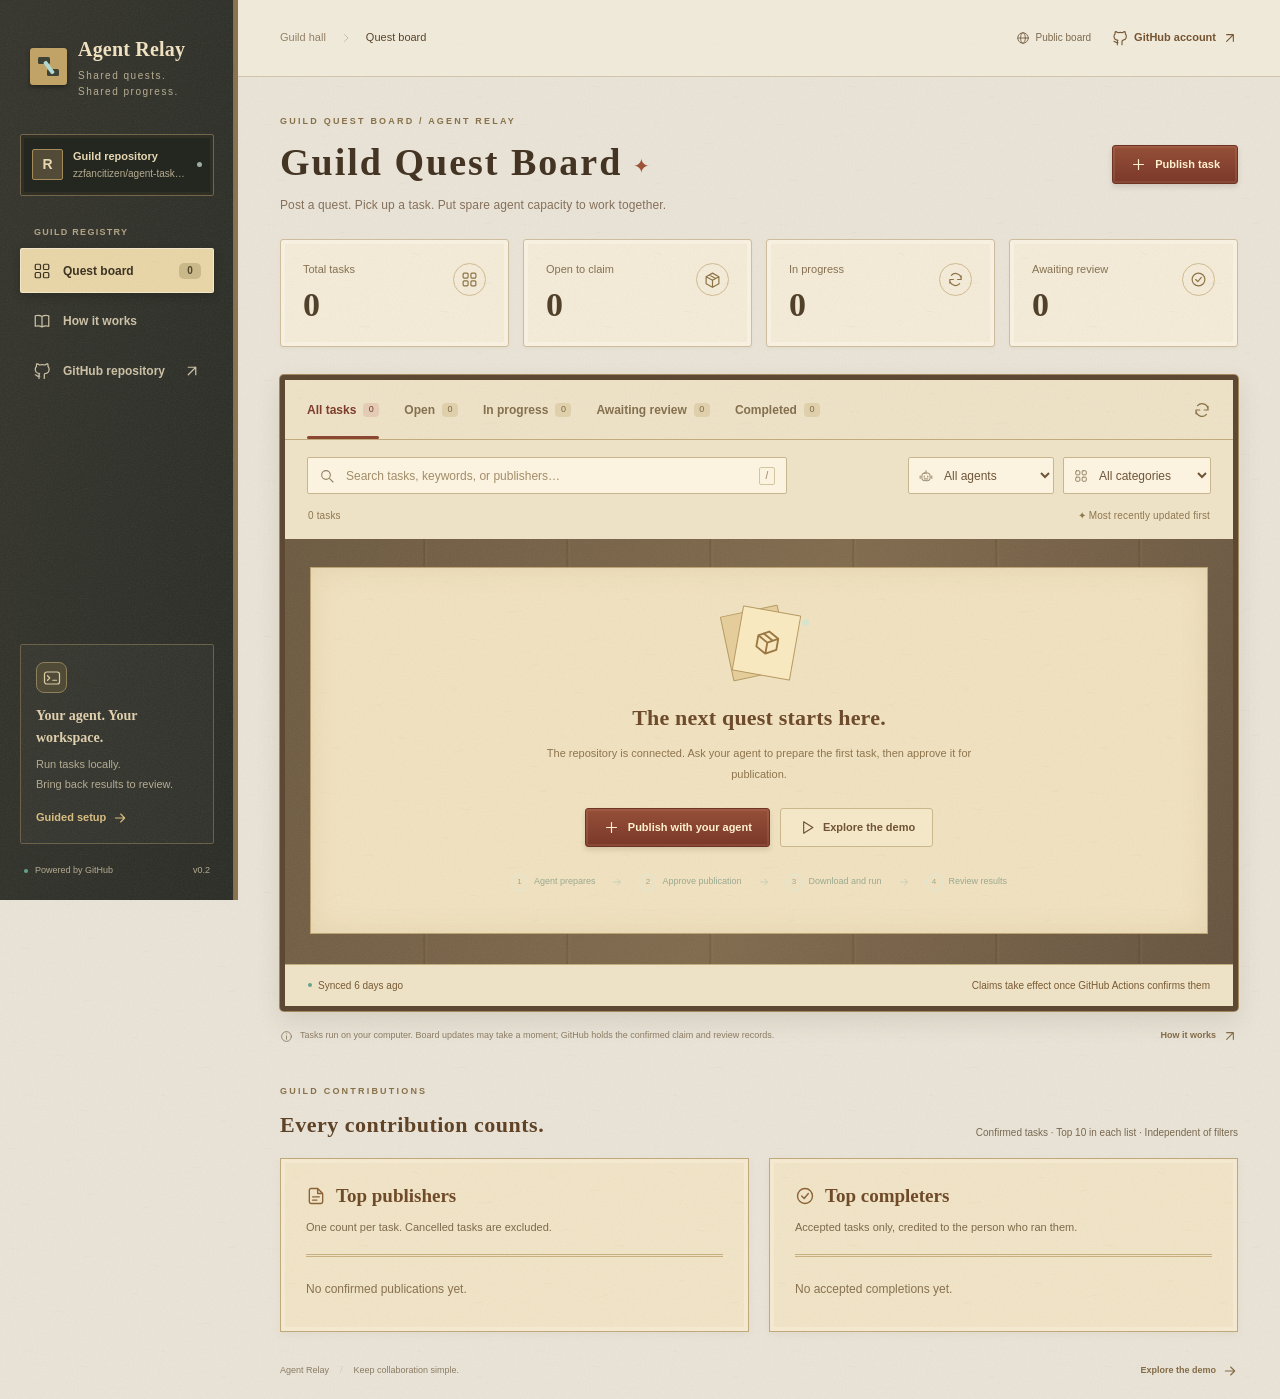
<file: index.html>
<!doctype html>
<html lang="en">
<head>
  <meta charset="utf-8">
  <meta name="viewport" content="width=device-width, initial-scale=1">
  <meta name="theme-color" content="#3b3328">
  <meta name="description" content="Agent Relay: a public task board powered by GitHub. Share self-contained tasks, run agents locally, and return results for review.">
  <meta http-equiv="Content-Security-Policy" content="default-src 'self'; script-src 'self'; style-src 'self'; img-src 'self' data:; connect-src 'self'; base-uri 'none'; form-action 'none'; object-src 'none'">
  <title>Guild Quest Board · Agent Relay</title>
  <link rel="icon" type="image/svg+xml" href="./favicon.svg">
  <link rel="stylesheet" href="./styles.css">
  <link rel="stylesheet" href="./parchment.css">
  <script type="module" src="./app.mjs"></script>
</head>
<body>
  <svg class="icon-library" xmlns="http://www.w3.org/2000/svg" aria-hidden="true">
    <symbol id="i-grid" viewBox="0 0 24 24"><rect x="3" y="3" width="7" height="7" rx="1.5"/><rect x="14" y="3" width="7" height="7" rx="1.5"/><rect x="3" y="14" width="7" height="7" rx="1.5"/><rect x="14" y="14" width="7" height="7" rx="1.5"/></symbol>
    <symbol id="i-arrow" viewBox="0 0 24 24"><path d="M5 12h14m-6-6 6 6-6 6"/></symbol>
    <symbol id="i-arrow-up" viewBox="0 0 24 24"><path d="M7 17 17 7M7 7h10v10"/></symbol>
    <symbol id="i-book" viewBox="0 0 24 24"><path d="M12 6c-3-2-6-2-9-1v14c3-1 6-1 9 1 3-2 6-2 9-1V5c-3-1-6-1-9 1Zm0 0v14"/></symbol>
    <symbol id="i-github" viewBox="0 0 24 24"><path d="M9 19c-4 1-4-2-6-2m12 5v-4c0-1 .3-2 .8-2.5 2.8-.3 5.7-1.4 5.7-6A4.7 4.7 0 0 0 20 6c.2-1.2.1-2.5-.4-3.5 0 0-1.2-.4-3.8 1.5a13 13 0 0 0-7 0C6.2 2.1 5 2.5 5 2.5 4.5 3.5 4.4 4.8 4.6 6A4.7 4.7 0 0 0 3 9.5c0 4.6 3 5.7 5.8 6A3.5 3.5 0 0 0 8 18v4"/></symbol>
    <symbol id="i-search" viewBox="0 0 24 24"><circle cx="10.5" cy="10.5" r="6.5"/><path d="m16 16 5 5"/></symbol>
    <symbol id="i-plus" viewBox="0 0 24 24"><path d="M12 5v14M5 12h14"/></symbol>
    <symbol id="i-chevron" viewBox="0 0 24 24"><path d="m9 5 7 7-7 7"/></symbol>
    <symbol id="i-close" viewBox="0 0 24 24"><path d="m6 6 12 12M18 6 6 18"/></symbol>
    <symbol id="i-copy" viewBox="0 0 24 24"><rect x="8" y="8" width="12" height="13" rx="2"/><path d="M16 8V5a2 2 0 0 0-2-2H5a2 2 0 0 0-2 2v9a2 2 0 0 0 2 2h3"/></symbol>
    <symbol id="i-code" viewBox="0 0 24 24"><path d="m7 7-5 5 5 5m10-10 5 5-5 5M14 4l-4 16"/></symbol>
    <symbol id="i-file" viewBox="0 0 24 24"><path d="M14 3H6a2 2 0 0 0-2 2v14a2 2 0 0 0 2 2h12a2 2 0 0 0 2-2V9Zm0 0v6h6M8 13h8m-8 4h5"/></symbol>
    <symbol id="i-research" viewBox="0 0 24 24"><path d="M9 3h6m-5 0v6l-6 10a1.4 1.4 0 0 0 1.2 2h13.6a1.4 1.4 0 0 0 1.2-2L14 9V3M7 15h10"/></symbol>
    <symbol id="i-clock" viewBox="0 0 24 24"><circle cx="12" cy="12" r="9"/><path d="M12 7v5l3 2"/></symbol>
    <symbol id="i-check" viewBox="0 0 24 24"><path d="m5 12 4 4L19 6"/></symbol>
    <symbol id="i-circle-check" viewBox="0 0 24 24"><circle cx="12" cy="12" r="9"/><path d="m8 12 3 3 5-6"/></symbol>
    <symbol id="i-refresh" viewBox="0 0 24 24"><path d="M20 7v5h-5M4 17v-5h5M6.1 6.2A8 8 0 0 1 20 12M4 12a8 8 0 0 0 13.9 5.8"/></symbol>
    <symbol id="i-globe" viewBox="0 0 24 24"><circle cx="12" cy="12" r="9"/><ellipse cx="12" cy="12" rx="4" ry="9"/><path d="M3 12h18"/></symbol>
    <symbol id="i-terminal" viewBox="0 0 24 24"><rect x="2" y="4" width="20" height="16" rx="3"/><path d="m6 9 3 3-3 3m7 0h5"/></symbol>
    <symbol id="i-info" viewBox="0 0 24 24"><circle cx="12" cy="12" r="9"/><path d="M12 11v6m0-10v.1"/></symbol>
    <symbol id="i-box" viewBox="0 0 24 24"><path d="m12 3 9 5-9 5-9-5Zm-9 5v10l9 5 9-5V8M12 13v10M7.5 5.5l9 5"/></symbol>
    <symbol id="i-download" viewBox="0 0 24 24"><path d="M12 3v12m-5-5 5 5 5-5M4 16v4h16v-4"/></symbol>
    <symbol id="i-agent" viewBox="0 0 24 24"><rect x="5" y="7" width="14" height="13" rx="4"/><path d="M12 3v4M2 12v4m20-4v4M9 12v2m6-2v2m-6 3h6"/></symbol>
    <symbol id="i-play" viewBox="0 0 24 24"><path d="m8 4 13 8-13 8Z"/></symbol>
    <symbol id="i-branch" viewBox="0 0 24 24"><circle cx="6" cy="5" r="2"/><circle cx="6" cy="19" r="2"/><circle cx="18" cy="5" r="2"/><path d="M6 7v10m12-10v3c0 4-12 0-12 5"/></symbol>
  </svg>
  <a class="skip-link" href="#main">Skip to task list</a>
  <div class="app-layout">
    <aside class="sidebar" aria-label="Main navigation">
      <a class="brand" href="./" aria-label="Agent Relay home"><span class="brand-mark"><span></span><span></span><span></span></span><span>Agent Relay<span class="brand-caption">Shared quests. Shared progress.</span></span></a>
      <div class="workspace-switch"><span class="workspace-icon">R</span><div><strong>Guild repository</strong><span id="workspace-repo">No repository connected</span></div><span class="workspace-dot" title="Public board"></span></div>
      <div class="nav-label">GUILD REGISTRY</div>
      <nav class="nav-list">
        <button class="nav-item active" id="nav-board" type="button" aria-current="page"><svg class="icon"><use href="#i-grid"/></svg><span>Quest board</span><span class="nav-count" id="nav-count">0</span></button>
        <button class="nav-item" data-open-guide type="button"><svg class="icon"><use href="#i-book"/></svg><span>How it works</span></button>
        <a class="nav-item" id="nav-repository" aria-disabled="true"><svg class="icon"><use href="#i-github"/></svg><span>GitHub repository</span><svg class="icon small"><use href="#i-arrow-up"/></svg></a>
      </nav>
      <div class="sidebar-bottom">
        <div class="local-card"><div class="local-card-icon"><svg class="icon"><use href="#i-terminal"/></svg></div><strong>Your agent. Your workspace.</strong><p>Run tasks locally.<br>Bring back results to review.</p><button class="text-button" data-open-guide type="button">Guided setup <svg class="icon small"><use href="#i-arrow"/></svg></button></div>
        <div class="sidebar-footer"><span class="tiny-dot"></span> Powered by GitHub<span class="version">v0.2</span></div>
      </div>
    </aside>
    <div class="main-column">
      <header class="topbar"><div class="breadcrumb">Guild hall<svg class="icon small"><use href="#i-chevron"/></svg><span>Quest board</span></div><div class="topbar-right"><span class="public-label"><svg class="icon small"><use href="#i-globe"/></svg>Public board</span><a id="github-account-link" class="github-account-link" aria-label="GitHub account" aria-disabled="true" title="View your account on GitHub. This static board does not read your browser sign-in."><svg class="icon small"><use href="#i-github"/></svg><span>GitHub account</span><svg class="icon small"><use href="#i-arrow-up"/></svg></a></div></header>
      <main id="main" class="main-content">
        <div class="page-heading"><div><div class="eyebrow">GUILD QUEST BOARD / AGENT RELAY</div><h1>Guild Quest Board<span class="title-dot">✦</span></h1><p>Post a quest. Pick up a task. Put spare agent capacity to work together.</p></div><button class="button primary" id="publish-button" type="button"><svg class="icon"><use href="#i-plus"/></svg>Publish task</button></div>
        <div id="demo-banner" class="demo-banner" hidden><div><span class="demo-badge">DEMO</span><span>Demo workspace. All tasks and data are fictional.</span></div><button class="text-button" id="leave-demo" type="button">Back to live board <svg class="icon small"><use href="#i-arrow"/></svg></button></div>
        <section class="metrics" aria-label="Task overview">
          <div class="metric"><div><span class="metric-label">Total tasks</span><strong id="count-total">—</strong></div><span class="metric-symbol"><svg class="icon"><use href="#i-grid"/></svg></span></div>
          <div class="metric"><div><span class="metric-label">Open to claim</span><strong id="count-open">—</strong></div><span class="metric-symbol teal"><svg class="icon"><use href="#i-box"/></svg></span></div>
          <div class="metric"><div><span class="metric-label">In progress</span><strong id="count-active">—</strong></div><span class="metric-symbol blue"><svg class="icon"><use href="#i-refresh"/></svg></span></div>
          <div class="metric"><div><span class="metric-label">Awaiting review</span><strong id="count-submitted">—</strong></div><span class="metric-symbol amber"><svg class="icon"><use href="#i-circle-check"/></svg></span></div>
        </section>
        <section class="board" aria-label="Task list">
          <div class="board-tabs" role="group" aria-label="Filter by task status"><div class="status-tabs"><button class="status-tab selected" data-status="all" type="button" aria-pressed="true">All tasks<span data-tab-count="total">0</span></button><button class="status-tab" data-status="open" type="button" aria-pressed="false">Open<span data-tab-count="open">0</span></button><button class="status-tab" data-status="active" type="button" aria-pressed="false">In progress<span data-tab-count="active">0</span></button><button class="status-tab" data-status="submitted" type="button" aria-pressed="false">Awaiting review<span data-tab-count="submitted">0</span></button><button class="status-tab" data-status="accepted" type="button" aria-pressed="false">Completed<span data-tab-count="accepted">0</span></button></div><button class="icon-button refresh-button" id="refresh-button" type="button" title="Refresh task snapshot" aria-label="Refresh task snapshot"><svg class="icon"><use href="#i-refresh"/></svg></button></div>
          <div class="filter-bar"><label class="search-box"><svg class="icon"><use href="#i-search"/></svg><input id="search-input" type="search" placeholder="Search tasks, keywords, or publishers…" aria-label="Search tasks, keywords, or publishers" autocomplete="off"><span class="search-shortcut" aria-hidden="true">/</span></label><div class="filter-selects"><label class="select-wrap"><svg class="icon small"><use href="#i-agent"/></svg><select id="agent-filter" aria-label="Compatible agents"><option value="all">All agents</option><option value="codex">Codex</option><option value="claude">Claude Code</option></select></label><label class="select-wrap"><svg class="icon small"><use href="#i-grid"/></svg><select id="category-filter" aria-label="Task category"><option value="all">All categories</option><option value="code">Code</option><option value="docs">Docs</option><option value="research">Research</option></select></label></div></div>
          <div class="list-heading" id="list-heading"><span id="result-count">Loading tasks…</span><span>✦ Most recently updated first</span></div>
          <div id="task-list" class="task-list" aria-live="polite" aria-busy="true"><div class="loading-state" role="status"><span class="loader"></span>Loading the GitHub task snapshot…</div></div>
          <div class="board-bottom"><span class="sync-indicator"><span class="tiny-dot" id="sync-dot"></span><span id="sync-status">Loading snapshot</span></span><span>Claims take effect once GitHub Actions confirms them</span></div>
        </section>
        <div class="board-note"><svg class="icon small"><use href="#i-info"/></svg><p>Tasks run on your computer. Board updates may take a moment; GitHub holds the confirmed claim and review records.</p><button class="text-button" data-open-guide type="button">How it works <svg class="icon small"><use href="#i-arrow-up"/></svg></button></div>
        <section class="leaderboards" aria-labelledby="rankings-title">
          <div class="rankings-heading"><div><span class="eyebrow">GUILD CONTRIBUTIONS</span><h2 id="rankings-title">Every contribution counts.</h2></div><p id="ranking-scope">Loading confirmed task records…</p></div>
          <div class="ranking-panels">
            <section class="ranking-panel" aria-labelledby="publishers-title"><div class="ranking-title"><svg class="icon"><use href="#i-file"/></svg><h3 id="publishers-title">Top publishers</h3></div><p>One count per task. Cancelled tasks are excluded.</p><ol id="leaderboard-published" class="ranking-list" aria-live="polite"><li class="ranking-empty">Loading…</li></ol></section>
            <section class="ranking-panel" aria-labelledby="completers-title"><div class="ranking-title"><svg class="icon"><use href="#i-circle-check"/></svg><h3 id="completers-title">Top completers</h3></div><p>Accepted tasks only, credited to the person who ran them.</p><ol id="leaderboard-completed" class="ranking-list" aria-live="polite"><li class="ranking-empty">Loading…</li></ol></section>
          </div>
        </section>
        <footer class="page-footer"><span>Agent Relay<span class="footer-divider">/</span>Keep collaboration simple.</span><button class="text-button muted" id="try-demo-footer" type="button">Explore the demo <svg class="icon small"><use href="#i-arrow"/></svg></button></footer>
      </main>
    </div>
  </div>

  <dialog id="detail-dialog" class="dialog detail-dialog" aria-labelledby="detail-title"><div id="detail-content"></div></dialog>

  <dialog id="download-dialog" class="dialog download-dialog" aria-labelledby="download-title"><div id="download-content"></div></dialog>

  <dialog id="guide-dialog" class="dialog guide-dialog" aria-labelledby="guide-title">
    <div class="dialog-header"><div><span class="eyebrow">HOW IT WORKS</span><h2 id="guide-title">From task to delivery.</h2></div><button class="icon-button" data-close-dialog type="button" aria-label="Close guide"><svg class="icon"><use href="#i-close"/></svg></button></div>
    <div class="dialog-body">
      <p class="dialog-intro">Publish from your existing agent session. A teammate downloads the task and runs it on their own computer.</p>
      <ol class="guide-steps">
        <li><span>01</span><div><h3>Let your agent prepare the task</h3><p>Open “Publish task” and copy the setup instructions into your current Codex or Claude Code session, or download the publisher setup package. Your agent gathers the context, resources, and acceptance criteria, shows you a proposal, and publishes only after you approve.</p></div></li>
        <li><span>02</span><div><h3>Claim a task and choose your system</h3><p>Open a live task, click “Claim task,” and choose Windows, macOS, or Linux to download its run package. Extract the entire package, then double-click the Start-Taskboard launcher inside.</p></div></li>
        <li><span>03</span><div><h3>Follow setup and choose an agent</h3><p>First-run setup checks for Python, Git, GitHub CLI, and your agent. It guides you through official installation steps and sign-in if needed. Choose a compatible agent; the launcher checks the task version and waits for GitHub to confirm your claim before running.</p><p class="field-help">Windows and macOS may warn about an unknown source. Linux file managers may ask you to allow the script to run as a program. Verify the source according to your system and organization policies. These script packages are not signed native apps.</p></div></li>
        <li><span>04</span><div><h3>Return results for the publisher to review</h3><p>Results and verification records are sent to GitHub, and the publisher is notified. The original agent session can retrieve and review the results. Tasks count toward the completion leaderboard only after acceptance. Code is not merged automatically.</p></div></li>
      </ol>
      <div class="notice"><svg class="icon"><use href="#i-github"/></svg><p>Publishing and claiming use your GitHub identity and existing repository permissions. No separate app membership is required. You still need read access to the source repository. The board does not store login credentials; repository and Pages access settings determine who can see tasks and results.</p></div>
      <p class="field-help">This static board cannot read your GitHub browser session. “GitHub account” opens your account on the configured GitHub host. Publishing and running tasks use your local GitHub CLI account, which may differ from your browser account.</p>
    </div>
    <div class="dialog-footer"><a class="button secondary" id="guide-docs-link" hidden target="_blank" rel="noopener noreferrer">Read the documentation <svg class="icon small"><use href="#i-arrow-up"/></svg></a><button class="button primary" data-close-dialog type="button">Got it <svg class="icon small"><use href="#i-check"/></svg></button></div>
  </dialog>

  <dialog id="publish-dialog" class="dialog publish-dialog" aria-labelledby="publish-title">
    <div class="dialog-header"><div><span class="eyebrow">GUILD COMMISSIONS</span><h2 id="publish-title">Let your agent prepare the quest</h2><p>Keep your session context. Review the proposal, then approve publication.</p></div><button class="icon-button" data-close-dialog type="button" aria-label="Close publisher"><svg class="icon"><use href="#i-close"/></svg></button></div>
    <div class="dialog-body publisher-body">
      <p class="dialog-intro">Your current Codex or Claude Code session prepares a task another agent can complete without your conversation. It must review the prompt, pinned resources, prerequisites, and acceptance criteria before asking you to publish.</p>
      <label class="field">Setup instructions for my agent<textarea id="publisher-instructions" rows="6" readonly aria-describedby="publisher-instruction-help" placeholder="Setup instructions appear here once a live task repository is connected."></textarea><span id="publisher-instruction-help" class="field-help">The proposal must explain the first action, each required input, and how to verify completion. Resolve missing inputs before approving publication.</span></label>
      <div class="publisher-actions"><button id="copy-publisher-instructions" class="button primary" type="button"><svg class="icon"><use href="#i-copy"/></svg>Copy agent instructions</button><button id="publisher-setup" class="button secondary" type="button"><svg class="icon"><use href="#i-download"/></svg>Download publisher setup</button></div>
      <p id="publisher-unavailable" class="publisher-unavailable" role="status" hidden></p>
      <div class="publisher-flow"><span>Agent gathers context</span><svg class="icon small"><use href="#i-arrow"/></svg><span>You approve the proposal</span><svg class="icon small"><use href="#i-arrow"/></svg><span>Results return to your session</span></div>
    </div>
    <details class="publish-advanced"><summary>Advanced · Create and export task JSON manually</summary>
    <form id="publish-form" novalidate>
      <div class="dialog-body form-body"><div class="form-section-heading"><span>01</span><h3>Task goal</h3><p>What should this task accomplish?</p></div><label class="field">Task title <span class="required">*</span><input name="title" required maxlength="200" placeholder="Example: Add edge-case tests for date formatting"></label><div class="form-row three"><label class="field">Task category<select name="category"><option value="code">Code</option><option value="docs">Docs</option><option value="research">Research</option></select></label><label class="field">Task size<select name="size"><option value="S">★☆☆ · S Small</option><option value="M" selected>★★☆ · M Medium</option><option value="L">★★★ · L Large</option></select></label><label class="field">Priority<select name="priority"><option value="normal">Normal</option><option value="high">High</option></select></label></div><label class="field">Task prompt <span class="required">*</span><textarea name="prompt" required rows="5" placeholder="Describe the goal, context, steps, and scope. Specify the expected deliverables."></textarea></label><label class="field">Why can this task be delegated? <span class="required">*</span><textarea name="delegation_reason" required rows="2" placeholder="Example: Clear inputs and independent verification, with no hidden dependency on the original session."></textarea></label>
        <div class="form-section-heading"><span>02</span><h3>Source and resources</h3><p>Pin the version and define the scope.</p></div><label class="field">Source repository <span class="required">*</span><input name="repository" type="url" required placeholder="https://github.com/owner/repo"><span class="field-help" id="source-host-help">Use an HTTPS repository URL on the current GitHub host.</span></label><label class="field">Base commit <span class="required">*</span><input name="base_commit" class="mono" required maxlength="40" placeholder="Full 40-character commit SHA"><span class="field-help">Get it by running <code>git rev-parse HEAD</code> in the source repository.</span></label><label class="field">Allowed write paths <span class="required">*</span><textarea name="write_paths" rows="2" required class="mono" placeholder="tests/&#10;docs/"></textarea><span class="field-help">One relative directory per line. Absolute paths and .. are not allowed.</span></label>
        <details class="advanced-fields"><summary>Add reference resources <span>Optional · Git files at a pinned commit</span><svg class="icon small"><use href="#i-plus"/></svg></summary><label class="field">Reference resources JSON<textarea name="resources" rows="7" class="mono" spellcheck="false" placeholder='[{"type":"git_file","repository":"https://github.com/owner/repo","commit":"40-character SHA","path":"docs/rules.md","destination":"resources/rules.md","sha256":"64-character SHA-256"}]'></textarea><span class="field-help">Each resource needs a source repository, commit SHA, relative path, destination path, and file SHA-256.</span></label></details>
        <div class="form-section-heading"><span>03</span><h3>Execution and delivery</h3><p>Define how the results will be verified.</p></div><fieldset class="agent-fieldset"><legend>Compatible agents <span class="required">*</span></legend><label class="agent-option"><input type="checkbox" name="agents" value="codex" checked><span class="agent-logo codex-logo">C</span><span>Codex</span><svg class="icon small"><use href="#i-check"/></svg></label><label class="agent-option"><input type="checkbox" name="agents" value="claude" checked><span class="agent-logo claude-logo">✳</span><span>Claude Code</span><svg class="icon small"><use href="#i-check"/></svg></label></fieldset><div class="form-row"><label class="field">Time limit (minutes)<input name="timeout_minutes" type="number" value="30" min="1" max="240" required></label><label class="field">Maximum attempts<input name="max_attempts" type="number" value="2" min="1" max="5" required></label></div><label class="field">Verification commands<textarea name="commands" rows="3" class="mono" spellcheck="false" placeholder='["python3", "-m", "unittest"]'></textarea><span class="field-help">One JSON argument array per line. Commands run through the local CLI. Leave blank if none are needed.</span></label><label class="field">Required outputs <span class="required">*</span><textarea name="required_outputs" rows="3" required class="mono">changes.patch
verification.json
summary.md</textarea><span class="field-help">One relative file path per line.</span></label><label class="field">Review notes<textarea name="review_notes" rows="2" placeholder="What should the publisher check during review?"></textarea></label>
        <div class="form-section-heading"><span>04</span><h3>Handoff and closure review</h3><p>Make the task independent of the original conversation.</p></div>
        <label class="field">Handoff JSON <span class="required">*</span><textarea name="handoff" required rows="10" class="mono" spellcheck="false" aria-describedby="handoff-help" placeholder="Paste the handoff object prepared for this task by your agent."></textarea><span id="handoff-help" class="field-help">Required fields: <code>non_goals</code>, <code>constraints</code>, <code>assumptions</code>, <code>environment</code>, <code>stop_conditions</code>, and <code>review</code>. The review needs concrete <code>first_step</code>, <code>inputs</code>, and <code>completion</code> answers, plus an empty <code>blocking_questions</code> array. Use actual task context; do not invent defaults. This form checks structure and declared blockers. The author must review whether the receiving agent has everything needed to complete the task.</span></label>
        <div class="notice"><svg class="icon"><use href="#i-globe"/></svg><p>The exported task will be published in a public GitHub Issue. Do not include secrets, private session IDs, or sensitive data.</p></div><p id="form-error" class="form-error" role="alert" hidden></p><div id="export-success" class="export-success" hidden><svg class="icon"><use href="#i-circle-check"/></svg><div><strong>Task file created</strong><p>After downloading, run this in the file’s directory:</p><div class="code-line"><code id="publish-command"></code><button class="icon-button" id="copy-publish-command" type="button" aria-label="Copy publish command"><svg class="icon small"><use href="#i-copy"/></svg></button></div></div></div></div><div class="dialog-footer"><span class="footer-hint">JSON v1 · Up to 48 KB</span><button class="button secondary" data-close-dialog type="button">Cancel</button><button class="button primary" type="submit"><svg class="icon"><use href="#i-download"/></svg>Export task JSON</button></div>
    </form>
    </details>
  </dialog>
  <div id="toast" class="toast" role="status" aria-live="polite" hidden></div>
  <noscript><div class="noscript-message">Enable JavaScript to view the task snapshot. The source data is available in <a href="./tasks.json">tasks.json</a>.</div></noscript>
</body>
</html>
</file>
<file: styles.css>
:root {
  --ink:#203331;
  --muted:#778380;
  --teal:#0d766c;
  --teal-dark:#095d55;
  --line:#e6eae7;
  --paper:#fff;
  --background:#f6f8f7;
  --sidebar:#f1f4f1;
  --shadow:0 14px 55px #163d3020;
  font-family:Inter,"PingFang SC","Microsoft YaHei",-apple-system,BlinkMacSystemFont,"Segoe UI",sans-serif;
  color:var(--ink);
  background:var(--background);
  font-synthesis:none;
  font-size:14px;
  line-height:1.55
}

* {
  box-sizing:border-box
}

body {
  margin:0
}

button,input,select,textarea {
  font:inherit
}

button,a,input,select,textarea,summary {
  -webkit-tap-highlight-color:transparent
}

button,a,select,summary {
  touch-action:manipulation
}

button {
  cursor:pointer
}

button:disabled {
  cursor:not-allowed;
  opacity:.48
}

a {
  color:inherit;
  text-decoration:none
}

a[aria-disabled="true"] {
  opacity:.45;
  pointer-events:none
}

button {
  color:inherit
}

button:focus-visible,a:focus-visible,input:focus-visible,select:focus-visible,textarea:focus-visible,summary:focus-visible {
  outline:3px solid #58b4a6;
  outline-offset:3px
}

input,textarea,select {
  min-width:0
}

button {
  border:0
}

svg.icon {
  width:20px;
  height:20px;
  fill:none;
  stroke:currentColor;
  stroke-width:1.65;
  stroke-linecap:round;
  stroke-linejoin:round;
  flex-shrink:0
}

.icon.small {
  width:16px;
  height:16px
}

.icon-library {
  position:absolute;
  width:0;
  height:0;
  overflow:hidden
}

[hidden] {
  display:none!important
}

.skip-link {
  position:fixed;
  z-index:100;
  left:16px;
  top:-60px;
  padding:10px 20px;
  background:var(--teal);
  color:#fff;
  border-radius:8px
}

.skip-link:focus {
  top:10px
}

.app-layout {
  display:grid;
  grid-template-columns:238px minmax(0,1fr);
  min-height:100vh
}

.sidebar {
  height:100vh;
  position:sticky;
  top:0;
  border-right:1px solid #e3e8e3;
  background:var(--sidebar);
  padding:34px 20px 22px;
  display:flex;
  flex-direction:column
}

.brand {
  display:flex;
  gap:11px;
  align-items:center;
  font-size:20px;
  font-weight:760;
  letter-spacing:-.7px;
  padding:0 10px
}

.brand-caption {
  display:block;
  color:#84928c;
  font-size:10px;
  font-weight:500;
  letter-spacing:1.5px;
  margin-top:3px
}

.brand-mark {
  height:37px;
  width:37px;
  border-radius:11px;
  background:var(--teal);
  position:relative;
  box-shadow:0 3px 5px #126b6220;
  flex-shrink:0
}

.brand-mark span {
  position:absolute;
  background:#fff;
  width:12px;
  height:7px;
  border-radius:1.5px;
  left:8px;
  top:9px
}

.brand-mark span:nth-child(2) {
  left:17px;
  top:21px
}

.brand-mark span:nth-child(3) {
  width:4px;
  height:15px;
  left:17px;
  top:12px;
  transform:rotate(-36deg);
  background:#b1d7ce
}

.workspace-switch {
  display:flex;
  gap:10px;
  align-items:center;
  padding:13px 11px;
  margin:35px 0 30px;
  border:1px solid #dfe6e0;
  border-radius:9px;
  background:#f9fbf9
}

.workspace-icon {
  width:31px;
  height:31px;
  background:#e5eae3;
  color:#697666;
  border-radius:7px;
  display:grid;
  place-items:center;
  font-size:14px;
  font-weight:700
}

.workspace-switch>div {
  min-width:0;
  flex:1
}

.workspace-switch strong {
  font-size:11px;
  font-weight:650;
  display:block
}

.workspace-switch div>span {
  display:block;
  font-size:10px;
  color:var(--muted);
  white-space:nowrap;
  text-overflow:ellipsis;
  overflow:hidden;
  max-width:125px;
  margin-top:1px
}

.workspace-dot,.tiny-dot {
  width:6px;
  height:6px;
  display:inline-block;
  background:#62a58b;
  border-radius:50%;
  flex-shrink:0
}

.workspace-dot {
  width:5px;
  height:5px;
  background:#9eada1
}

.nav-label {
  font-size:10px;
  font-weight:600;
  letter-spacing:1.6px;
  color:#95a097;
  padding:0 14px;
  margin-bottom:9px
}

.nav-list {
  display:grid;
  gap:5px
}

.nav-item {
  display:flex;
  align-items:center;
  gap:12px;
  min-height:45px;
  padding:10px 13px;
  border-radius:7px;
  font-size:12px;
  font-weight:550;
  background:transparent;
  width:100%;
  text-align:left;
  color:#6d7b73
}

.nav-item>.icon {
  width:18px;
  height:18px
}

.nav-item>span:nth-child(2) {
  flex:1
}

.nav-item:hover {
  background:#e7ede7
}

.nav-item.active {
  color:var(--teal);
  background:#e0ece5;
  font-weight:650
}

.nav-count {
  padding:0 7px;
  min-width:22px;
  text-align:center;
  color:var(--teal);
  background:#cddfd3;
  border-radius:5px;
  font-size:10px
}

.sidebar-bottom {
  margin-top:auto;
  padding-top:40px
}

.local-card {
  padding:17px 15px 15px;
  border:1px solid #dde5dd;
  border-radius:10px;
  background:#f8faf7
}

.local-card-icon {
  width:31px;
  height:31px;
  background:#ebefe6;
  border:1px solid #dfe7db;
  border-radius:8px;
  display:grid;
  place-items:center;
  margin-bottom:12px;
  color:#728570
}

.local-card-icon>.icon {
  width:18px;
  height:18px
}

.local-card strong {
  font-size:11px;
  font-weight:650
}

.local-card p {
  font-size:11px;
  line-height:1.8;
  color:#82907e;
  margin:6px 0 12px
}

.text-button {
  background:transparent;
  padding:0;
  color:var(--teal);
  font-size:11px;
  font-weight:600;
  display:inline-flex;
  align-items:center;
  gap:6px
}

.text-button:hover {
  color:var(--teal-dark);
  text-decoration:underline;
  text-underline-offset:4px
}

.sidebar-footer {
  display:flex;
  align-items:center;
  gap:7px;
  font-size:9px;
  color:#91a08f;
  padding:20px 4px 0
}

.sidebar-footer .tiny-dot {
  width:4px;
  height:4px
}

.version {
  margin-left:auto;
  font-size:9px
}

.topbar {
  height:77px;
  border-bottom:1px solid var(--line);
  display:flex;
  align-items:center;
  justify-content:space-between;
  padding:0 42px;
  background:#fafbfacc
}

.breadcrumb {
  display:flex;
  align-items:center;
  gap:14px;
  font-size:11px;
  color:#8a9690
}

.breadcrumb .icon {
  width:12px;
  color:#acb7b0
}

.breadcrumb>span {
  color:#53645c;
  font-weight:500
}

.topbar-right {
  display:flex;
  align-items:center;
  gap:21px
}

.public-label {
  display:inline-flex;
  gap:6px;
  align-items:center;
  color:#829089;
  font-size:10px
}

.public-label>.icon {
  width:14px;
  height:14px
}

.github-account-link {
  display:inline-flex;
  align-items:center;
  gap:6px;
  color:var(--muted);
  font-size:11px;
  font-weight:600;
  text-decoration:none;
  white-space:nowrap
}

.github-account-link:hover {
  color:var(--teal)
}

.github-account-link[aria-disabled="true"] {
  opacity:.5;
  pointer-events:none
}

.main-content {
  max-width:1420px;
  margin:0 auto;
  padding:40px 42px 20px
}

.page-heading {
  display:flex;
  justify-content:space-between;
  align-items:center;
  gap:20px;
  margin-bottom:29px
}

.eyebrow {
  font-size:9px;
  font-weight:650;
  letter-spacing:1.6px;
  color:#91a29a;
  line-height:1.5
}

.page-heading h1 {
  font-size:30px;
  line-height:1.3;
  letter-spacing:-1px;
  margin:9px 0 9px;
  font-weight:720
}

.title-dot {
  color:#43897b;
  margin-left:3px
}

.page-heading p {
  font-size:12px;
  letter-spacing:.1px;
  margin:0;
  color:#849089
}

.button {
  display:inline-flex;
  align-items:center;
  justify-content:center;
  gap:8px;
  border-radius:7px;
  min-height:39px;
  padding:9px 17px;
  font-size:11px;
  font-weight:600;
  white-space:nowrap;
  transition:background .15s,box-shadow .15s
}

.button>.icon {
  width:17px;
  height:17px
}

.button.primary {
  background:var(--teal);
  color:white;
  border:1px solid var(--teal);
  box-shadow:0 2px 4px #0d766c12
}

.button.primary:hover {
  background:var(--teal-dark);
  border-color:var(--teal-dark)
}

.button.secondary {
  background:#fff;
  border:1px solid #dfe6e0;
  color:#566c61
}

.button.secondary:hover {
  background:#f0f6f2;
  border-color:#c4d5cc
}

.button.ghost {
  background:#f1f6f3;
  color:var(--teal);
  border:1px solid #deebe4
}

.button.ghost:hover {
  background:#e5f0e9
}

.button.compact {
  min-height:33px;
  font-size:10px;
  padding:6px 12px
}

.demo-banner {
  display:flex;
  align-items:center;
  justify-content:space-between;
  gap:20px;
  border:1px solid #e8dcba;
  background:#faf7eb;
  border-radius:8px;
  padding:11px 15px;
  font-size:11px;
  color:#8d7c4c;
  margin-bottom:22px
}

.demo-banner>div {
  display:flex;
  align-items:center;
  gap:10px
}

.demo-badge {
  font-size:8px;
  letter-spacing:1px;
  font-weight:750;
  padding:2px 6px;
  border-radius:3px;
  background:#efe5ca;
  color:#9b7b2f
}

.demo-banner .text-button {
  color:#8b7345;
  white-space:nowrap
}

.metrics {
  display:grid;
  grid-template-columns:repeat(4,minmax(0,1fr));
  gap:16px;
  margin-bottom:30px
}

.metric {
  background:white;
  border:1px solid #e3e8e3;
  border-radius:9px;
  min-height:107px;
  padding:21px 22px;
  display:flex;
  align-items:flex-start;
  justify-content:space-between;
  gap:12px;
  box-shadow:0 2px 3px #1b432601
}

.metric-label {
  display:block;
  font-size:11px;
  color:#7e8d84;
  font-weight:500;
  margin-bottom:6px
}

.metric strong {
  font-family:Inter,-apple-system,BlinkMacSystemFont,sans-serif;
  font-size:28px;
  line-height:1.2;
  font-weight:630;
  letter-spacing:-1px;
  font-variant-numeric:tabular-nums
}

.metric-symbol {
  display:grid;
  place-items:center;
  background:#f5f7f3;
  border-radius:8px;
  padding:7px;
  color:#91a18f;
  margin-top:2px
}

.metric-symbol>.icon {
  height:17px;
  width:17px
}

.metric-symbol.teal {
  color:#568e7c;
  background:#eff6f1
}

.metric-symbol.blue {
  color:#7797a5;
  background:#f0f5f7
}

.metric-symbol.amber {
  color:#b4a16d;
  background:#fbf7ed
}

.board {
  border:1px solid #e1e7e2;
  border-radius:10px;
  background:#fff;
  overflow:hidden;
  box-shadow:0 3px 5px #243e2b02
}

.board-tabs {
  min-height:61px;
  border-bottom:1px solid var(--line);
  display:flex;
  justify-content:space-between;
  align-items:stretch;
  padding:0 22px;
  gap:8px
}

.status-tabs {
  display:flex;
  gap:25px;
  overflow:auto;
  scrollbar-width:none
}

.status-tab {
  position:relative;
  display:flex;
  gap:7px;
  align-items:center;
  white-space:nowrap;
  font-size:11px;
  font-weight:550;
  background:transparent;
  padding:18px 0;
  color:#86948a
}

.status-tab:hover {
  color:#316e5b
}

.status-tab.selected {
  color:var(--teal);
  font-weight:650
}

.status-tab.selected:after {
  content:"";
  position:absolute;
  bottom:0;
  left:0;
  right:0;
  height:2px;
  background:var(--teal);
  border-radius:2px
}

.status-tab>span {
  font-size:9px;
  border-radius:4px;
  padding:0 5px;
  background:#f0f3ee;
  color:#96a18f;
  font-weight:500;
  min-width:16px;
  text-align:center
}

.status-tab.selected>span {
  background:#e7f1e9;
  color:#5c9275
}

.icon-button {
  width:32px;
  height:32px;
  min-width:32px;
  padding:6px;
  border-radius:6px;
  background:transparent;
  display:inline-flex;
  align-items:center;
  justify-content:center;
  color:#8c9a90
}

.icon-button:hover {
  background:#eef3ee;
  color:#426e5c
}

.icon-button .icon {
  width:18px;
  height:18px
}

.refresh-button {
  align-self:center;
  margin-right:-7px
}

.filter-bar {
  padding:19px 22px;
  display:flex;
  align-items:center;
  gap:14px
}

.search-box {
  display:flex;
  align-items:center;
  gap:9px;
  border:1px solid #e0e6e0;
  border-radius:6px;
  padding:0 11px;
  min-width:180px;
  flex:1;
  max-width:480px;
  height:37px;
  color:#9ca79b;
  background:#fcfdfb
}

.search-box:focus-within {
  border-color:#85b6a7;
  box-shadow:0 0 0 2px #c5e0d440
}

.search-box .icon {
  width:16px;
  height:16px
}

.search-box input {
  border:0;
  outline:none;
  background:transparent;
  width:100%;
  height:100%;
  font-size:11px;
  color:#53665b;
  min-width:0
}

.search-box input::placeholder {
  color:#a2aea2
}

.search-shortcut {
  height:18px;
  width:18px;
  border:1px solid #e2e8df;
  border-radius:4px;
  display:grid;
  place-items:center;
  font-size:10px;
  color:#a4ada0
}

.filter-selects {
  margin-left:auto;
  display:flex;
  gap:9px
}

.select-wrap {
  display:flex;
  align-items:center;
  gap:5px;
  position:relative;
  background:#fff;
  border:1px solid #e1e7df;
  border-radius:6px;
  min-height:37px;
  padding-left:10px;
  color:#9ba795
}

.select-wrap>.icon {
  width:14px;
  height:14px
}

.select-wrap select {
  border:0;
  outline:none;
  color:#6c7c6d;
  background:transparent;
  padding:8px 22px 8px 2px;
  font-size:11px;
  min-width:105px;
  height:100%
}

.list-heading {
  display:flex;
  justify-content:space-between;
  padding:0 23px 12px;
  font-size:9px;
  letter-spacing:.15px;
  color:#a1ada0
}

.task-row {
  display:grid;
  grid-template-columns:43px minmax(0,1fr) 116px;
  gap:16px;
  padding:22px 23px;
  border-top:1px solid #e9ede6;
  position:relative;
  transition:background .15s
}

.task-row:hover {
  background:#fcfdfb
}

.task-category-icon {
  width:41px;
  height:41px;
  border-radius:10px;
  display:grid;
  place-items:center;
  background:#edf4ee;
  color:#6a9278;
  border:1px solid #e0ebe2;
  margin-top:2px
}

.task-category-icon.docs {
  background:#eff3f6;
  color:#7a92ac;
  border-color:#e2e9ef
}

.task-category-icon.research {
  background:#f5f0fa;
  color:#a089b3;
  border-color:#ebe3f2
}

.task-category-icon>.icon {
  width:20px;
  height:20px
}

.task-title-line {
  display:flex;
  align-items:center;
  flex-wrap:wrap;
  gap:9px;
  margin:0 0 6px
}

.task-title {
  background:transparent;
  padding:0;
  text-align:left;
  font-size:13px;
  line-height:1.5;
  color:#324a3e;
  font-weight:630;
  letter-spacing:.05px
}

.task-title:hover {
  color:var(--teal);
  text-decoration:underline;
  text-underline-offset:3px
}

.priority-chip {
  font-size:8px;
  font-weight:550;
  color:#b39358;
  background:#faf5e8;
  border:1px solid #eee4c9;
  border-radius:4px;
  padding:1px 5px;
  line-height:1.5
}

.task-description {
  margin:0;
  font-size:11px;
  line-height:1.8;
  color:#94a08f;
  display:-webkit-box;
  -webkit-line-clamp:1;
  -webkit-box-orient:vertical;
  overflow:hidden
}

.task-tags {
  display:flex;
  align-items:center;
  flex-wrap:wrap;
  gap:7px;
  margin-top:13px
}

.tag {
  font-size:9px;
  color:#97a18f;
  background:#f6f8f3;
  border:1px solid #e9ede3;
  border-radius:4px;
  padding:1px 6px;
  line-height:1.7;
  display:inline-flex;
  align-items:center;
  gap:4px
}

.tag.size {
  font-size:8px;
  min-width:19px;
  justify-content:center;
  padding:1px 4px;
  color:#7b8b71;
  background:#f3f7f0
}

.agent-chip {
  display:inline-flex;
  gap:5px;
  align-items:center;
  font-size:9px;
  color:#75836f;
  background:#fff;
  border:1px solid #e1e7dc;
  border-radius:4px;
  padding:1px 6px;
  line-height:1.7
}

.agent-chip.claude {
  color:#a28c72
}

.agent-chip .agent-glyph {
  font-size:10px;
  font-weight:700;
  line-height:1
}

.task-meta {
  display:flex;
  align-items:center;
  gap:7px;
  color:#9aa694;
  font-size:9px;
  margin-left:4px
}

.author-avatar {
  display:grid;
  place-items:center;
  width:17px;
  height:17px;
  border-radius:50%;
  font-size:7px;
  font-weight:600;
  background:#eaf0e2;
  color:#8c9d7e
}

.meta-dot {
  color:#c2cabb
}

.task-actions {
  display:flex;
  flex-direction:column;
  align-items:flex-end;
  justify-content:space-between;
  gap:19px;
  padding-top:1px
}

.status-badge {
  display:inline-flex;
  align-items:center;
  gap:5px;
  color:#9ca793;
  font-size:9px;
  font-weight:500;
  white-space:nowrap;
  border:1px solid #e8ede2;
  border-radius:5px;
  padding:3px 7px;
  background:#f7f9f4;
  line-height:1.5
}

.status-badge:before {
  content:"";
  width:4px;
  height:4px;
  border-radius:50%;
  background:currentColor
}

.status-badge.open {
  color:#549c77;
  background:#f0f8f2;
  border-color:#e0efe2
}

.status-badge.active {
  color:#7292b2;
  background:#f1f5fb;
  border-color:#e5edf5
}

.status-badge.review {
  color:#b09a5f;
  background:#fcf8ed;
  border-color:#f0e7c9
}

.status-badge.done {
  color:#8b9a7a;
  background:#f3f6ed;
  border-color:#e5ebdc
}

.status-badge.failed {
  color:#b67f76;
  background:#fcf3f0;
  border-color:#f0e1da
}

.row-link {
  display:inline-flex;
  align-items:center;
  gap:5px;
  color:#95a18d;
  font-size:10px;
  background:transparent;
  padding:5px 0
}

.row-link:hover {
  color:var(--teal)
}

.row-link>.icon {
  width:13px;
  height:13px
}

.task-actions .button {
  padding:6px 11px;
  font-size:10px
}

.task-actions .button>.icon {
  width:13px;
  height:13px
}

.board-bottom {
  display:flex;
  justify-content:space-between;
  gap:15px;
  align-items:center;
  padding:13px 23px;
  border-top:1px solid var(--line);
  font-size:9px;
  color:#a3aea1;
  background:#fbfcfa
}

.sync-indicator {
  display:flex;
  align-items:center;
  gap:6px
}

.sync-indicator .tiny-dot {
  width:4px;
  height:4px
}

.board-note {
  display:flex;
  align-items:center;
  gap:7px;
  margin-top:17px;
  color:#9ba696
}

.board-note>.icon {
  width:13px;
  height:13px
}

.board-note p {
  font-size:9px;
  margin:0
}

.board-note>.text-button {
  margin-left:auto;
  font-size:9px;
  color:#829981;
  white-space:nowrap
}

.page-footer {
  display:flex;
  align-items:center;
  justify-content:space-between;
  font-size:9px;
  color:#b1baac;
  margin-top:31px;
  gap:15px
}

.footer-divider {
  display:inline-block;
  margin:0 11px;
  color:#c9d0c4
}

.muted {
  color:#9bab91;
  font-size:9px
}

.loading-state {
  min-height:305px;
  display:flex;
  align-items:center;
  justify-content:center;
  gap:12px;
  color:#94a390;
  font-size:12px
}

.loader {
  height:18px;
  width:18px;
  display:block;
  border:2px solid #d9e7d9;
  border-top-color:#52937a;
  border-radius:50%;
  animation:rotate 1s linear infinite
}

@keyframes rotate {
  to {
    transform:rotate(360deg)
  }
}

.empty-state {
  min-height:337px;
  display:flex;
  align-items:center;
  justify-content:center;
  flex-direction:column;
  text-align:center;
  padding:41px 24px 42px;
  border-top:1px solid #edf0e9
}

.empty-art {
  width:100px;
  height:72px;
  position:relative;
  margin-bottom:18px
}

.empty-art:before,.empty-art:after {
  content:"";
  position:absolute;
  width:57px;
  height:64px;
  border-radius:8px;
  background:#eef3e9;
  border:1px solid #e0e8d9;
  top:1px;
  left:17px;
  transform:rotate(-12deg)
}

.empty-art:after {
  transform:rotate(10deg);
  left:28px;
  background:#fbfcf8;
  border-color:#dce7d7
}

.empty-art>.icon {
  z-index:1;
  position:absolute;
  top:19px;
  left:45px;
  width:27px;
  height:27px;
  color:#98b498;
  transform:rotate(10deg)
}

.empty-art>.art-dot {
  position:absolute;
  width:7px;
  height:7px;
  background:#d6e3cd;
  border-radius:50%;
  right:0;
  top:10px
}

.empty-state h2 {
  font-size:17px;
  font-weight:620;
  color:#506847;
  margin:2px 0 8px;
  letter-spacing:.2px
}

.empty-state>p {
  max-width:460px;
  color:#9ba98f;
  font-size:11px;
  line-height:1.9;
  margin:0
}

.empty-actions {
  display:flex;
  align-items:center;
  gap:10px;
  margin-top:23px
}

.empty-footnote {
  margin-top:17px;
  color:#afb9a4;
  font-size:9px
}

.empty-state.error h2 {
  color:#906c5e
}

.empty-state.error>p {
  color:#a99483
}

.empty-state.error .empty-art>.icon {
  color:#c1a582
}

.onboarding-steps {
  display:flex;
  justify-content:center;
  align-items:center;
  gap:16px;
  margin:27px 0 0;
  flex-wrap:wrap;
  color:#9aa991;
  font-size:9px
}

.onboarding-steps>span {
  display:flex;
  align-items:center;
  gap:6px
}

.onboarding-steps b {
  display:grid;
  place-items:center;
  width:17px;
  height:17px;
  font-size:8px;
  border:1px solid #dfe8d6;
  border-radius:50%;
  font-weight:500
}

.onboarding-steps>.icon {
  width:12px;
  height:12px;
  color:#c0ccb4
}

.dialog {
  border:1px solid #e0e9df;
  border-radius:14px;
  padding:0;
  background:#fff;
  color:var(--ink);
  box-shadow:var(--shadow);
  max-width:calc(100vw - 40px);
  max-height:calc(100dvh - 64px);
  width:760px;
  margin:auto;
  overflow:auto;
  overscroll-behavior:contain
}

.dialog::backdrop {
  background:#21372e66;
  backdrop-filter:blur(3px)
}

body:has(dialog[open]) {
  overflow:hidden
}

.dialog-header {
  padding:25px 29px 21px;
  border-bottom:1px solid var(--line);
  display:flex;
  justify-content:space-between;
  gap:20px;
  background:#fcfdfb;
  position:relative
}

.dialog-header .icon-button {
  margin-top:1px;
  margin-right:-8px
}

.dialog-header h2 {
  font-size:22px;
  font-weight:650;
  letter-spacing:-.5px;
  line-height:1.5;
  margin:6px 0 0
}

.dialog-header p {
  font-size:11px;
  color:#91a087;
  margin:5px 0 0
}

.dialog-body {
  padding:25px 29px
}

.dialog-intro {
  font-size:12px;
  line-height:1.9;
  color:#829478;
  margin:0 0 22px
}

.dialog-footer {
  border-top:1px solid var(--line);
  padding:17px 29px;
  display:flex;
  justify-content:flex-end;
  gap:10px;
  align-items:center;
  background:#fbfcf9;
  position:sticky;
  bottom:0;
  z-index:1
}

.footer-hint {
  font-size:10px;
  color:#a2ae97;
  margin-right:auto
}

.guide-steps {
  list-style:none;
  padding:0;
  margin:0
}

.guide-steps>li {
  display:grid;
  grid-template-columns:30px minmax(0,1fr);
  gap:14px;
  margin-bottom:25px
}

.guide-steps>li:last-child {
  margin-bottom:20px
}

.guide-steps>li>span {
  font-size:10px;
  font-weight:600;
  color:#7c9e6e;
  background:#f0f6ea;
  border:1px solid #dfead5;
  border-radius:8px;
  width:30px;
  height:30px;
  display:grid;
  place-items:center
}

.guide-steps h3 {
  font-size:13px;
  margin:3px 0 6px;
  font-weight:600;
  color:#527044
}

.guide-steps p {
  font-size:11px;
  line-height:1.85;
  margin:0 0 9px;
  color:#8d9c80
}

.code-line {
  display:flex;
  align-items:center;
  gap:10px;
  border:1px solid #e1e8d9;
  background:#f6f9f1;
  border-radius:6px;
  padding:4px 6px 4px 11px;
  min-width:0;
  margin:8px 0;
  color:#6c805c
}

.code-line code {
  font-size:10px;
  overflow-wrap:anywhere;
  flex:1
}

.code-line .icon-button {
  height:26px;
  width:26px;
  min-width:26px
}

.mono,code,pre {
  font-family:"SFMono-Regular",Consolas,"Liberation Mono",monospace
}

.notice {
  display:flex;
  align-items:flex-start;
  gap:10px;
  color:#9e9c76;
  background:#faf9ef;
  border:1px solid #ede9d1;
  border-radius:7px;
  padding:12px 13px
}

.notice>.icon {
  width:16px;
  height:16px;
  margin-top:1px;
  color:#aeab7c
}

.notice p {
  font-size:10px;
  line-height:1.8;
  margin:0
}

.publish-dialog {
  width:800px
}

.publish-dialog .dialog-header h2 {
  font-size:23px
}

.form-section-heading {
  display:flex;
  align-items:center;
  gap:9px;
  margin:4px 0 18px
}

.form-section-heading:not(:first-child) {
  border-top:1px solid #e9eee1;
  padding-top:24px;
  margin-top:24px
}

.form-section-heading>span {
  font-size:9px;
  color:#9eb084;
  border:1px solid #e1ead5;
  border-radius:4px;
  padding:1px 5px
}

.form-section-heading h3 {
  font-size:12px;
  font-weight:650;
  margin:0;
  color:#587749
}

.form-section-heading p {
  font-size:10px;
  color:#a4b194;
  margin:0 0 0 auto
}

.field {
  display:block;
  position:relative;
  font-size:11px;
  font-weight:550;
  color:#76886a;
  margin-bottom:17px
}

.required {
  color:#70a778
}

.field>input,.field>select,.field>textarea {
  display:block;
  width:100%;
  border:1px solid #dce6d3;
  border-radius:6px;
  background:#fdfefa;
  color:#526d40;
  padding:10px 11px;
  margin-top:7px;
  font-size:11px;
  font-weight:400;
  line-height:1.7
}

.field>input::placeholder,.field>textarea::placeholder {
  color:#b2bba4
}

.field>input:focus,.field>select:focus,.field>textarea:focus {
  outline:0;
  border-color:#7faf88;
  box-shadow:0 0 0 2px #cee7cc44
}

.field>textarea {
  resize:vertical;
  min-height:64px
}

.field-help {
  display:block;
  color:#a3af95;
  font-weight:400;
  font-size:9px;
  margin-top:6px;
  line-height:1.7
}

.field-help code {
  font-size:9px;
  color:#7b9169
}

.form-row {
  display:grid;
  grid-template-columns:1fr 1fr;
  gap:16px
}

.form-row.three {
  grid-template-columns:1fr 1fr 1fr
}

.advanced-fields {
  padding:13px 14px;
  border:1px dashed #dfe7d4;
  border-radius:7px;
  margin:3px 0 20px;
  background:#fdfefb
}

.advanced-fields summary {
  font-size:11px;
  color:#829769;
  font-weight:550;
  cursor:pointer;
  display:flex;
  gap:10px;
  align-items:center;
  list-style:none
}

.advanced-fields summary::-webkit-details-marker {
  display:none
}

.advanced-fields summary>span {
  font-size:9px;
  color:#adb799;
  font-weight:400
}

.advanced-fields summary>.icon {
  margin-left:auto
}

.advanced-fields[open] summary>.icon {
  transform:rotate(45deg)
}

.advanced-fields .field {
  margin-top:15px;
  margin-bottom:0
}

.agent-fieldset {
  border:0;
  padding:0;
  margin:0 0 17px;
  display:flex;
  gap:10px
}

.agent-fieldset legend {
  font-size:11px;
  font-weight:550;
  color:#76886a;
  margin-bottom:8px
}

.agent-option {
  display:flex;
  gap:9px;
  align-items:center;
  padding:10px 14px;
  border:1px solid #dae5cf;
  border-radius:6px;
  font-size:11px;
  color:#8b9c76;
  cursor:pointer;
  background:#fdfefa;
  flex:1
}

.agent-option:has(input:checked) {
  border-color:#a6c49a;
  background:#f5faf0;
  color:#657f51
}

.agent-option input {
  accent-color:var(--teal)
}

.agent-option>.icon {
  margin-left:auto;
  opacity:0;
  width:13px;
  height:13px
}

.agent-option:has(input:checked)>.icon {
  opacity:1
}

.agent-logo {
  font-weight:700;
  font-size:11px
}

.claude-logo {
  font-size:18px;
  line-height:1;
  color:#b69469
}

.form-error {
  font-size:11px;
  padding:11px 13px;
  color:#a85849;
  background:#fff5f1;
  border:1px solid #efd9cc;
  border-radius:7px;
  line-height:1.8
}

.export-success {
  display:flex;
  gap:12px;
  background:#f0f9ed;
  border:1px solid #d3e9c8;
  padding:14px;
  border-radius:8px;
  color:#5e864d;
  margin-top:16px
}

.export-success>div {
  min-width:0;
  flex:1
}

.export-success>.icon {
  color:#669d55;
  margin-top:1px
}

.export-success strong {
  font-size:12px
}

.export-success p {
  font-size:10px;
  margin:4px 0
}

.detail-dialog {
  width:880px
}

.detail-header-meta {
  display:flex;
  gap:10px;
  align-items:center;
  color:#98a88a;
  font-size:10px;
  margin-bottom:8px
}

.detail-header-meta>.status-badge {
  font-size:9px
}

.detail-dialog .dialog-header h2 {
  font-size:21px;
  margin:6px 0
}

.detail-subtitle {
  display:flex;
  gap:8px;
  align-items:center;
  font-size:10px;
  color:#9ba98c;
  margin-top:10px;
  flex-wrap:wrap
}

.detail-layout {
  display:grid;
  grid-template-columns:minmax(0,1fr) 190px;
  gap:26px
}

.detail-side {
  border-left:1px solid #e7eddf;
  padding-left:20px
}

.detail-side-label {
  font-size:9px;
  color:#9aaa86;
  margin:0 0 6px
}

.detail-side-value {
  font-size:11px;
  color:#758d5e;
  margin:0 0 22px;
  overflow-wrap:anywhere
}

.detail-side-value .agent-chip {
  margin:0 3px 5px 0
}

.detail-section {
  margin:0 0 24px
}

.detail-section:last-child {
  margin-bottom:0
}

.detail-section-heading {
  display:flex;
  justify-content:space-between;
  align-items:center;
  gap:10px;
  margin-bottom:10px
}

.detail-section h3 {
  font-size:12px;
  font-weight:630;
  color:#627e4c;
  margin:0
}

.detail-section-heading>.text-button {
  font-size:9px
}

.prompt-text {
  font-size:12px;
  line-height:1.95;
  color:#829570;
  white-space:pre-wrap;
  overflow-wrap:anywhere;
  margin:0
}

.detail-description {
  font-size:11px;
  line-height:1.9;
  color:#91a37c;
  margin:0;
  white-space:pre-wrap;
  overflow-wrap:anywhere
}

.resource-list,.output-list {
  list-style:none;
  padding:0;
  margin:0
}

.resource-list>li {
  border:1px solid #e0e8d4;
  border-radius:6px;
  padding:10px 12px;
  margin-bottom:7px;
  background:#fcfef8;
  font-size:10px;
  color:#8ca073;
  overflow-wrap:anywhere
}

.resource-title {
  display:flex;
  gap:7px;
  align-items:center;
  color:#6c8b52
}

.resource-title .icon {
  width:14px;
  height:14px
}

.resource-title a:hover {
  text-decoration:underline
}

.resource-meta {
  font-size:9px;
  color:#a3b092;
  margin:4px 0 0 21px
}

.output-list {
  display:flex;
  flex-wrap:wrap;
  gap:7px
}

.output-list>li {
  display:flex;
  gap:5px;
  align-items:center;
  padding:4px 8px;
  border:1px solid #e2ead5;
  border-radius:5px;
  background:#f8fbf2;
  font-size:9px;
  color:#8e9f74
}

.output-list .icon {
  width:12px;
  height:12px
}

.command-block {
  background:#f6f9f0;
  border:1px solid #e0e8d2;
  border-radius:6px;
  padding:11px 12px;
  margin:6px 0 10px;
  font-size:10px;
  line-height:1.8;
  overflow:auto;
  white-space:pre-wrap;
  overflow-wrap:anywhere;
  color:#7c935e
}

.small-label {
  font-size:9px;
  font-weight:600;
  color:#a5b18e;
  margin:12px 0 7px
}

.detail-empty {
  color:#b1bba0;
  font-size:10px;
  margin:0
}

.result-card {
  border:1px solid #dce8ca;
  background:#f6fbef;
  padding:13px;
  border-radius:7px
}

.result-card .detail-description {
  color:#819760
}

.artifact-link {
  display:flex;
  gap:6px;
  align-items:center;
  color:#719250;
  font-size:10px;
  margin-top:9px
}

.artifact-link:hover {
  text-decoration:underline
}

.artifact-link .icon {
  height:13px;
  width:13px
}

.verification-row {
  font-size:9px;
  padding:8px 0;
  border-bottom:1px solid #e3ecd6;
  display:flex;
  align-items:flex-start;
  gap:7px;
  color:#8ca16c;
  overflow-wrap:anywhere
}

.verification-row:last-child {
  border:0;
  padding-bottom:0
}

.verification-row .icon {
  width:13px;
  height:13px;
  flex-shrink:0;
  margin-top:2px
}

.verification-row.failed {
  color:#b08769
}

.detail-footer-copy {
  display:flex;
  align-items:center;
  gap:8px;
  margin-right:auto
}

.detail-footer-copy>select {
  border:1px solid #dfe7d3;
  border-radius:6px;
  padding:8px;
  font-size:10px;
  color:#8ba070;
  background:#fff;
  max-width:115px
}

.detail-footer-note {
  font-size:9px;
  color:#aebba0;
  padding:0 29px 13px;
  text-align:right;
  background:#fbfcf9
}

.dialog-footer:has(+.detail-footer-note) {
  padding-bottom:8px;
  border-bottom:0
}

.toast {
  position:fixed;
  bottom:27px;
  left:50%;
  transform:translateX(-50%);
  background:#244f3b;
  color:#e8f2df;
  border:1px solid #466b45;
  border-radius:8px;
  padding:12px 18px;
  box-shadow:0 8px 30px #0d352f24;
  font-size:12px;
  z-index:20;
  max-width:calc(100vw - 40px);
  text-align:center
}

.toast.error {
  background:#784c3d;
  color:#fff1e7;
  border-color:#9e7462
}

.noscript-message {
  padding:20px;
  background:#fff7d6;
  position:fixed;
  bottom:0;
  width:100%;
  text-align:center
}

.noscript-message a {
  text-decoration:underline
}

@media(min-width:1600px) {
  .main-content {
    padding-top:48px
  }
  .page-heading {
    margin-bottom:35px
  }
  .metrics {
    margin-bottom:36px
  }
  .task-row {
    padding-top:26px;
    padding-bottom:26px
  }
}

@media(max-width:1200px) {
  .app-layout {
    grid-template-columns:212px minmax(0,1fr)
  }
  .sidebar {
    padding:31px 16px 20px
  }
  .brand {
    font-size:18px;
    padding:0 7px;
    gap:9px
  }
  .brand-mark {
    width:35px;
    height:35px
  }
  .brand-caption {
    font-size:9px;
    letter-spacing:1.3px
  }
  .main-content {
    padding:34px 29px 20px
  }
  .topbar {
    padding:0 29px
  }
  .status-tabs {
    gap:20px
  }
  .metric {
    padding:18px 17px
  }
  .task-row {
    grid-template-columns:38px minmax(0,1fr) 104px;
    gap:12px;
    padding:21px 20px
  }
  .task-category-icon {
    width:37px;
    height:37px
  }
  .task-meta {
    width:100%;
    margin-left:0;
    margin-top:3px
  }
  .board-note>.text-button {
    display:none
  }
  .metric-symbol {
    padding:5px
  }
  .metric-symbol .icon {
    width:16px;
    height:16px
  }
}

@media(max-width:1000px) {
  .app-layout {
    grid-template-columns:190px minmax(0,1fr)
  }
  .sidebar {
    padding:27px 13px 19px
  }
  .brand {
    font-size:17px;
    gap:8px;
    padding:0 4px
  }
  .brand-mark {
    width:32px;
    height:34px
  }
  .brand-caption {
    font-size:8px
  }
  .workspace-switch {
    padding:10px 8px;
    gap:7px
  }
  .workspace-icon {
    width:26px;
    height:28px
  }
  .workspace-switch strong {
    font-size:10px
  }
  .workspace-switch div>span {
    max-width:94px;
    font-size:9px
  }
  .nav-item {
    padding:10px;
    font-size:11px
  }
  .local-card {
    padding:14px 11px
  }
  .local-card strong {
    font-size:10px
  }
  .sidebar-footer {
    font-size:8px;
    gap:5px
  }
  .metrics {
    gap:10px
  }
  .metric {
    min-height:97px;
    padding:16px 13px
  }
  .metric strong {
    font-size:26px
  }
  .metric-label {
    font-size:10px
  }
  .metric-symbol {
    display:none
  }
  .main-content {
    padding:30px 25px 20px
  }
  .topbar {
    padding:0 25px;
    height:69px
  }
  .page-heading h1 {
    font-size:28px
  }
  .page-heading p {
    font-size:11px
  }
  .status-tabs {
    gap:16px
  }
  .board-tabs {
    padding:0 17px
  }
  .status-tab {
    font-size:10px;
    gap:5px
  }
  .filter-bar {
    padding:16px 17px;
    gap:10px
  }
  .select-wrap {
    padding-left:8px
  }
  .select-wrap>.icon {
    display:none
  }
  .select-wrap select {
    font-size:10px;
    padding-left:0;
    min-width:88px
  }
  .search-box {
    min-width:125px;
    padding:0 9px
  }
  .search-box input {
    font-size:10px
  }
  .search-shortcut {
    display:none
  }
  .task-title {
    font-size:12px
  }
  .task-description {
    font-size:10px
  }
  .task-row {
    padding:19px 17px;
    grid-template-columns:34px minmax(0,1fr) 88px;
    gap:11px
  }
  .task-category-icon {
    width:33px;
    height:35px;
    border-radius:8px
  }
  .task-category-icon>.icon {
    height:17px;
    width:17px
  }
  .task-actions .button {
    font-size:9px;
    padding:5px 8px;
    min-height:31px
  }
  .task-actions .button>.icon {
    display:none
  }
  .task-tags {
    gap:5px
  }
  .list-heading {
    padding-left:18px;
    padding-right:18px
  }
  .board-bottom {
    padding:12px 17px;
    font-size:8px
  }
  .board-note p {
    font-size:8px
  }
  .demo-banner {
    font-size:10px;
    padding:10px 12px
  }
  .demo-banner .text-button {
    font-size:9px
  }
  .demo-banner>div {
    gap:8px
  }
  .eyebrow {
    font-size:8px;
    letter-spacing:1.3px
  }
}

@media(max-width:760px) {
  .app-layout {
    display:block
  }
  .sidebar {
    height:auto;
    position:relative;
    display:flex;
    flex-direction:row;
    align-items:center;
    justify-content:space-between;
    padding:16px 21px;
    border-right:0;
    border-bottom:1px solid #e3e9dd;
    gap:20px
  }
  .brand {
    font-size:18px;
    gap:9px
  }
  .brand-mark {
    height:33px;
    width:33px
  }
  .brand-caption {
    font-size:8px;
    letter-spacing:1.2px;
    margin-top:1px
  }
  .workspace-switch,.nav-label,.sidebar-bottom,.nav-list .active,.nav-list #nav-repository {
    display:none
  }
  .nav-list {
    display:flex
  }
  .nav-item {
    width:auto;
    font-size:10px;
    padding:9px;
    background:#e6eee0;
    color:#78916a;
    border:1px solid #dce7d4
  }
  .nav-item>.icon {
    width:15px;
    height:15px
  }
  .nav-item>span:nth-child(2) {
    flex:none
  }
  .topbar {
    height:47px;
    padding:0 23px
  }
  .breadcrumb {
    font-size:9px;
    gap:11px
  }
  .public-label {
    font-size:9px
  }
  .topbar-right {
    gap:13px
  }
  .github-account-link>span {
    display:none
  }
  .main-content {
    padding:28px 23px 19px
  }
  .page-heading {
    margin-bottom:24px;
    align-items:flex-end
  }
  .eyebrow {
    font-size:7px;
    letter-spacing:1.05px
  }
  .page-heading h1 {
    font-size:26px;
    margin:7px 0 8px
  }
  .page-heading p {
    font-size:10px;
    max-width:255px;
    line-height:1.8
  }
  .page-heading>.button {
    min-height:36px;
    font-size:10px;
    padding:8px 12px;
    margin-bottom:3px
  }
  .page-heading>.button>.icon {
    width:14px;
    height:14px
  }
  .metrics {
    gap:9px;
    margin-bottom:24px
  }
  .metric {
    min-height:86px;
    padding:14px 11px
  }
  .metric-label {
    font-size:9px;
    margin-bottom:6px
  }
  .metric strong {
    font-size:25px
  }
  .status-tabs {
    gap:18px;
    flex:1
  }
  .board-tabs {
    min-height:55px;
    padding:0 17px
  }
  .status-tab {
    font-size:10px;
    padding:15px 0
  }
  .status-tab>span {
    font-size:8px;
    padding:0 4px;
    min-width:14px
  }
  .refresh-button {
    margin-left:6px;
    width:25px;
    min-width:25px;
    padding:4px
  }
  .refresh-button>.icon {
    width:15px;
    height:15px
  }
  .filter-bar {
    flex-wrap:wrap;
    gap:10px;
    padding:15px 16px
  }
  .search-box {
    flex-basis:100%;
    max-width:none;
    height:36px
  }
  .search-box input {
    font-size:11px
  }
  .filter-selects {
    width:100%;
    gap:9px;
    margin:0
  }
  .select-wrap {
    flex:1;
    min-height:33px;
    padding-left:11px
  }
  .select-wrap>.icon {
    display:block;
    width:12px;
    height:12px
  }
  .select-wrap select {
    width:100%;
    font-size:10px;
    padding:6px
  }
  .list-heading {
    font-size:8px;
    padding-bottom:10px
  }
  .task-row {
    grid-template-columns:33px minmax(0,1fr);
    gap:11px;
    padding:18px 16px
  }
  .task-title {
    font-size:12px
  }
  .task-title-line {
    gap:6px;
    margin-bottom:5px
  }
  .task-description {
    font-size:10px;
    -webkit-line-clamp:2;
    line-height:1.75
  }
  .task-tags {
    margin-top:11px;
    gap:5px
  }
  .task-meta {
    font-size:8px;
    gap:6px;
    order:2;
    margin-top:5px
  }
  .task-category-icon {
    margin-top:1px
  }
  .task-actions {
    grid-column:2;
    flex-direction:row;
    align-items:center;
    justify-content:space-between;
    gap:10px;
    padding-top:0;
    margin-top:1px
  }
  .task-actions .button {
    font-size:9px;
    padding:5px 11px;
    min-height:29px
  }
  .task-actions .button>.icon {
    display:block;
    width:12px;
    height:12px
  }
  .status-badge {
    font-size:8px;
    padding:2px 6px
  }
  .row-link {
    font-size:9px
  }
  .board-bottom {
    font-size:8px;
    flex-wrap:wrap;
    gap:5px;
    padding:11px 16px
  }
  .board-bottom>span:last-child {
    font-size:7px
  }
  .board-note {
    align-items:flex-start;
    margin-top:13px;
    gap:6px
  }
  .board-note p {
    font-size:8px;
    line-height:1.9
  }
  .board-note>.icon {
    margin-top:2px
  }
  .page-footer {
    margin-top:24px;
    font-size:8px;
    gap:10px
  }
  .page-footer>.text-button {
    font-size:8px
  }
  .footer-divider {
    margin:0 7px
  }
  .demo-banner {
    align-items:flex-start;
    flex-direction:column;
    gap:8px;
    margin-top:0;
    margin-bottom:19px;
    padding:11px 13px;
    font-size:10px
  }
  .demo-banner .text-button {
    margin-left:42px;
    font-size:9px
  }
  .empty-state {
    min-height:350px;
    padding:32px 19px
  }
  .empty-state h2 {
    font-size:16px
  }
  .empty-state>p {
    font-size:10px;
    max-width:280px
  }
  .empty-actions {
    gap:8px;
    margin-top:20px
  }
  .empty-actions>.button {
    font-size:10px;
    min-height:34px;
    padding:8px 12px
  }
  .onboarding-steps {
    gap:9px;
    font-size:8px
  }
  .onboarding-steps b {
    width:15px;
    height:15px;
    font-size:7px
  }
  .onboarding-steps>.icon {
    width:9px;
    height:9px
  }
  .onboarding-steps>span {
    gap:4px
  }
  .loading-state {
    min-height:360px;
    font-size:10px
  }
  .dialog {
    max-width:calc(100vw - 24px);
    max-height:calc(100dvh - 32px);
    border-radius:11px
  }
  .dialog-header {
    padding:21px 21px 17px;
    gap:10px
  }
  .dialog-header h2,.publish-dialog .dialog-header h2 {
    font-size:19px;
    letter-spacing:-.3px
  }
  .dialog-header p {
    font-size:10px;
    line-height:1.8
  }
  .dialog-body {
    padding:20px 21px
  }
  .dialog-footer {
    padding:14px 21px;
    gap:8px
  }
  .dialog-footer>.button {
    font-size:10px;
    min-height:35px;
    padding:8px 11px
  }
  .dialog-intro {
    font-size:11px
  }
  .guide-steps {
    margin:0
  }
  .guide-steps>li {
    gap:10px;
    grid-template-columns:25px minmax(0,1fr);
    margin-bottom:22px
  }
  .guide-steps>li>span {
    width:25px;
    height:26px;
    border-radius:6px;
    font-size:8px
  }
  .guide-steps h3 {
    font-size:12px;
    margin-top:2px
  }
  .guide-steps p {
    font-size:10px
  }
  .code-line code {
    font-size:9px
  }
  .notice p {
    font-size:9px
  }
  .form-section-heading {
    gap:7px;
    margin-bottom:15px
  }
  .form-section-heading h3 {
    font-size:11px
  }
  .form-section-heading p {
    display:none
  }
  .form-row,.form-row.three {
    gap:10px
  }
  .field {
    font-size:10px;
    margin-bottom:15px
  }
  .field>input,.field>textarea,.field>select {
    font-size:11px;
    padding:9px;
    margin-top:6px
  }
  .agent-fieldset legend {
    font-size:10px
  }
  .agent-option {
    padding:9px 10px;
    font-size:10px;
    gap:7px
  }
  .agent-option>.icon {
    display:none
  }
  .advanced-fields summary {
    font-size:10px
  }
  .advanced-fields summary>span {
    font-size:8px
  }
  .footer-hint {
    font-size:8px
  }
  .detail-layout {
    display:flex;
    flex-direction:column;
    gap:21px
  }
  .detail-side {
    border-left:0;
    border-top:1px solid #e6edd9;
    padding:18px 0 0;
    display:grid;
    grid-template-columns:1fr 1fr;
    column-gap:20px
  }
  .detail-side-value {
    margin-bottom:14px;
    font-size:10px
  }
  .detail-dialog .dialog-header h2 {
    font-size:17px
  }
  .detail-subtitle {
    font-size:9px;
    gap:7px
  }
  .detail-header-meta {
    font-size:9px;
    margin-bottom:8px
  }
  .detail-section {
    margin-bottom:21px
  }
  .prompt-text {
    font-size:11px
  }
  .detail-description {
    font-size:10px
  }
  .detail-footer-copy {
    gap:6px
  }
  .detail-footer-copy>select {
    font-size:9px;
    max-width:85px;
    padding:7px 3px
  }
  .detail-footer-copy>.button {
    font-size:9px;
    padding:7px 9px;
    min-height:33px
  }
  .detail-footer-copy>.button>.icon {
    width:13px;
    height:13px
  }
  .detail-dialog .dialog-footer {
    padding:12px 15px;
    gap:6px;
    flex-wrap:wrap
  }
  .detail-dialog .dialog-footer>.button {
    font-size:9px;
    padding:7px 9px;
    min-height:33px
  }
  .detail-dialog .dialog-footer>.button>.icon {
    width:13px;
    height:13px
  }
  .detail-footer-note {
    padding:0 16px 11px;
    font-size:8px
  }
  .task-tags>.tag,.agent-chip {
    font-size:8px
  }
  .form-body .notice {
    margin-top:8px
  }
}

@media(max-width:380px) {
  .main-content {
    padding:24px 16px 17px
  }
  .sidebar {
    padding:14px 17px
  }
  .topbar {
    padding:0 18px
  }
  .page-heading>.button {
    padding:8px 10px;
    font-size:9px
  }
  .page-heading p {
    font-size:9px;
    max-width:200px
  }
  .metrics {
    gap:7px
  }
  .metric {
    padding:13px 9px
  }
  .metric-label {
    font-size:8px
  }
  .metric strong {
    font-size:23px
  }
  .status-tabs {
    gap:16px
  }
  .status-tab {
    font-size:9px;
    gap:4px
  }
  .board-tabs {
    padding:0 14px
  }
  .status-tab>span {
    font-size:7px
  }
  .page-footer>span {
    font-size:7px
  }
  .page-footer>.text-button {
    font-size:7px
  }
  .form-row.three {
    gap:7px
  }
  .field>select {
    font-size:10px;
    padding:9px 5px
  }
  .dialog-footer .footer-hint {
    display:none
  }
}

@media(prefers-reduced-motion:reduce) {
  *,*:before,*:after {
    animation:none!important;
    transition:none!important;
    scroll-behavior:auto!important
  }
}
</file>
<file: parchment.css>
/* Guild notice-board appearance. Task data and export behavior stay in app.mjs. */
:root {
  --ink: #3f3021;
  --muted: #82735f;
  --teal: #7e3d2c;
  --teal-dark: #622c20;
  --line: #d6c7a8;
  --paper: #f6ebd1;
  --background: #eae4d7;
  --sidebar: #302f27;
  --shadow: 0 20px 70px #221b1755;
  --grain: url('./assets/parchment-grain.svg');
  --quest-serif: Georgia, "Songti SC", "STSong", "Noto Serif CJK SC", serif;
  background: var(--grain), var(--background);
}

body { background: transparent; }
button:focus-visible, a:focus-visible, input:focus-visible,
select:focus-visible, textarea:focus-visible, summary:focus-visible {
  outline-color: #a55732;
}
.sidebar {
  background: var(--grain), linear-gradient(100deg, #33332b, #282a23);
  color: #e3d4b3;
  border-right: 4px solid #8a7450;
  box-shadow: inset -1px 0 #d9c18f70;
}
.brand { color: #f0e2c1; font-family: var(--quest-serif); letter-spacing: .2px; }
.brand-mark { background: #c1a267; border-radius: 3px; box-shadow: 0 2px 4px #1118; }
.brand-mark span { background: #3e4234; }
.brand-caption { color: #b9ad91; font-family: "PingFang SC", sans-serif; }
.workspace-switch { background: #24271f; border-color: #73664a; border-radius: 2px; box-shadow: inset 0 0 0 3px #302f26; }
.workspace-switch strong { color: #e7d7b3; }
.workspace-switch div>span { color: #b6ab91; }
.workspace-icon { color: #e7d7b3; background: #514b37; border: 1px solid #a68b5a; border-radius: 2px; }
.nav-label { color: #b3a486; font-size: 9px; letter-spacing: 1.3px; }
.nav-item { color: #ccc1a6; border-radius: 2px; }
.nav-item:hover { background: #ffffff09; color: #f1e0b8; }
.nav-item.active { color: #3d3423; background: var(--grain), #e9d6a7; box-shadow: inset 0 0 0 1px #f2e6c8, 0 3px 9px #13140e40; }
.nav-item.active:before { background: #8e4734; }
.nav-count { background: #c9b889; color: #54482d; }
.local-card { background: #ffffff06; border: 1px solid #6c624c; border-radius: 2px; }
.local-card strong { color: #dfcfad; font-family: var(--quest-serif); font-size: 14px; }
.local-card p, .sidebar-footer { color: #b5ab93; }
.local-card-icon { background: #504b37; border-color: #8f805c; color: #d8cba5; }
.sidebar .text-button { color: #d8bd81; }
.topbar { background: #f6efdc99; border-bottom-color: #d0c4aa; }
.breadcrumb { color: #928066; }
.breadcrumb span { color: #59442a; }
.public-label { color: #7c6a4e; }
.github-account-link { color: #745431; }
.main-content { padding-top: 38px; }
.page-heading { margin-bottom: 25px; }
.eyebrow { color: #887149; letter-spacing: 2.2px; }
.page-heading h1 { color: #443423; font-family: var(--quest-serif); font-size: 38px; font-weight: 700; letter-spacing: 2px; }
.title-dot { color: #9d5338; font-size: 20px; vertical-align: middle; margin-left: 11px; }
.page-heading p { color: #84705a; font-size: 12px; }
.button { border-radius: 3px; }
.button.primary { background: linear-gradient(#965039, #7a3829); color: #fff1ce; border: 1px solid #6e3426; box-shadow: inset 0 0 0 2px #ca94772c, 0 3px 5px #48322325; }
.button.primary:hover { background: #713322; box-shadow: inset 0 0 0 2px #e7be9740, 0 4px 8px #48322330; }
.button.secondary { color: #705235; background: #f4e7c8; border-color: #cbb78c; }
.demo-banner { color: #7c643b; background: #f4ecd5; border-color: #cbbb91; border-radius: 3px; }
.demo-badge { color: #72562e; background: #e7d6ae; border-radius: 1px; }
.demo-banner .text-button { color: #835134; }
.metrics { gap: 14px; margin-bottom: 28px; }
.metric { background: var(--grain), #f5ecd8; border: 1px solid #cdbd9d; border-radius: 3px; box-shadow: inset 0 0 0 4px #f7f0e1, 0 2px 3px #6b55350b; min-height: 98px; }
.metric-label { color: #867253; font-size: 11px; }
.metric strong { color: #51412a; font-family: var(--quest-serif); font-size: 34px; }
.metric-symbol, .metric-symbol.teal, .metric-symbol.blue, .metric-symbol.amber { border-radius: 50%; color: #8c7244; background: transparent; border: 1px solid #cfbb92; }

/* A timber backing separates each readable, textured commission sheet. */
.board {
  background: #69543c;
  border: 5px solid #5d4933;
  border-radius: 4px;
  box-shadow: 0 0 0 1px #a3885f, inset 0 0 0 2px #a88a6266, 0 10px 24px #503d2620;
  overflow: visible;
}
.board-tabs { background: var(--grain), #eee2c6; border-bottom: 1px solid #c0aa7e; min-height: 60px; }
.status-tab { color: #84704e; font-size: 12px; }
.status-tab.selected { color: #7e3d2c; }
.status-tab.selected:after { background: #8c4732; height: 3px; }
.status-tab>span { color: #7d6a44; background: #dfd0ab; }
.status-tab.selected>span { background: #e3cbb5; color: #783b2a; }
.refresh-button { color: #867044; }
.filter-bar { background: #eee2c6; padding-top: 17px; padding-bottom: 14px; }
.search-box, .select-wrap { background: #fbf3df; border: 1px solid #c8b691; border-radius: 2px; color: #938064; }
.search-box input { color: #57432c; font-size: 12px; }
.search-box input::placeholder { color: #a28d6a; }
.search-box:focus-within { border-color: #a47143; box-shadow: 0 0 0 2px #a471431a; }
.search-shortcut { border-color: #d5c4a0; color: #95805d; border-radius: 2px; }
.select-wrap select { color: #6e5539; font-size: 12px; }
.list-heading { color: #8e774f; background: #eee2c6; padding-bottom: 15px; font-size: 10px; }
.task-list {
  display: grid;
  grid-template-columns: repeat(2, minmax(0, 1fr));
  gap: 27px 25px;
  padding: 28px 25px 30px;
  background-image: var(--grain), repeating-linear-gradient(90deg, #16120900 0, #16120900 138px, #21180d30 139px, #ab8d4f20 141px, #16120900 143px), linear-gradient(110deg, #6b583f, #80694b 51%, #65523d);
}
.task-row {
  --sheet: #f2dfb4;
  isolation: isolate;
  display: flex;
  flex-direction: column;
  gap: 0;
  min-width: 0;
  min-height: 298px;
  padding: 24px 27px 24px;
  border: 0;
  border-radius: 0;
  background: transparent;
  filter: drop-shadow(2px 5px 3px #281e1455);
  transition: transform .18s ease, filter .18s ease;
}
.task-row::before {
  content: '';
  position: absolute;
  inset: 0;
  z-index: -1;
  background-image: var(--grain), radial-gradient(ellipse at 3% 15%, #ac743334, transparent 31%), radial-gradient(ellipse at 96% 97%, #ad793733, transparent 37%), linear-gradient(108deg, #f5e5c1, var(--sheet) 53%, #f3e3c0);
  box-shadow: inset 0 0 28px #91612636, inset 0 0 2px #986d3b;
  clip-path: polygon(.3% .4%, 16% .1%, 33% .6%, 53% 0, 76% .6%, 99.6% .3%, 99.9% 24%, 99.4% 51%, 100% 76%, 99.5% 99%, 94% 99.8%, 83% 99.1%, 73% 100%, 63% 99.1%, 53% 99.8%, 44% 99.2%, 31% 100%, 20% 99.2%, 9% 99.8%, .4% 99.2%, 0 73%, .5% 49%, 0 22%);
}
.task-row:nth-child(3n+2) { --sheet: #ecd5a4; transform: rotate(.24deg); }
.task-row:nth-child(3n) { --sheet: #f3e2bb; transform: rotate(-.2deg); }
.task-row:hover { background: transparent; transform: translateY(-3px) rotate(0); filter: drop-shadow(2px 8px 5px #21180d66); }
.quest-pin {
  position: absolute;
  z-index: 2;
  left: calc(50% - 4px);
  top: 7px;
  width: 8px;
  height: 8px;
  border-radius: 50%;
  background: radial-gradient(circle at 30% 24%, #efd8a1, #a27a3c 43%, #4f3d27 79%);
  box-shadow: 1px 2px 2px #4b321480;
  pointer-events: none;
}
.quest-docket { display: flex; justify-content: space-between; gap: 10px; align-items: center; padding-bottom: 12px; margin-bottom: 15px; border-bottom: 3px double #b497634f; }
.quest-number { color: #705530; font-size: 10px; letter-spacing: 1.5px; font-family: var(--quest-serif); }
.quest-rank { font-size: 14px; letter-spacing: 3px; color: #8b5e2e; line-height: 1; }
.task-category-icon, .task-category-icon.docs, .task-category-icon.research {
  position: absolute;
  right: 26px;
  top: 67px;
  height: 35px;
  width: 35px;
  margin: 0;
  background: transparent;
  border-radius: 50%;
  border: 1px solid #a7844b66;
  outline: 1px solid #a7844b33;
  outline-offset: 3px;
  color: #9a7a43;
  opacity: .7;
}
.task-category-icon>.icon { width: 18px; height: 18px; }
.task-content { min-width: 0; }
.task-title-line { display: block; min-width: 0; padding-right: 47px; margin-bottom: 12px; }
.task-title { max-width: 100%; overflow-wrap: anywhere; font-family: var(--quest-serif); color: #503719; font-size: 21px; letter-spacing: .6px; line-height: 1.5; font-weight: 700; }
.task-title:hover { color: #843d28; text-decoration-thickness: 1px; }
.priority-chip { display: inline-block; color: #914432; background: transparent; border: 1px solid #a860435f; border-radius: 0; padding: 0 5px; margin-top: 5px; font-size: 9px; }
.task-description { color: #684d2b; font-size: 12px; line-height: 1.9; -webkit-line-clamp: 3; min-height: 68px; }
.task-tags { margin-top: 15px; gap: 6px; }
.tag, .tag.size, .agent-chip { color: #705530; background: #fffaf019; border: 1px solid #aa8f5c66; border-radius: 1px; font-size: 10px; padding: 1px 6px; }
.agent-chip.claude { color: #754627; }
.task-meta { width: 100%; margin: 10px 0 0; gap: 6px; font-size: 10px; color: #705530; }
.author-avatar { color: #927449; background: #c5ac7930; border: 1px solid #ab905844; border-radius: 50%; }
.meta-dot { color: #bca371; }
.task-actions { margin-top: 19px; padding-top: 15px; border-top: 1px dashed #b4965f80; flex-direction: row; align-items: center; gap: 12px; }
.task-actions .status-badge { font-family: var(--quest-serif); font-size: 12px; letter-spacing: 2px; padding: 3px 8px; border: 2px solid currentColor; border-radius: 1px; background: transparent; transform: rotate(-5deg); opacity: 1; }
.task-actions .status-badge:before { display: none; }
.task-actions .status-badge.open { color: #645326; }
.task-actions .status-badge.active { color: #4e604e; }
.task-actions .status-badge.review { color: #854325; }
.task-actions .status-badge.done { color: #4e592f; }
.task-actions .status-badge.failed { color: #8a3c29; }
.task-actions .button, .task-actions .row-link { color: #68482b; background: transparent; border: 1px solid #a98b55; border-radius: 1px; padding: 7px 12px; font-size: 11px; font-weight: 550; }
.task-actions .button:hover, .task-actions .row-link:hover { color: #f7e8c2; background: #815132; border-color: #815132; }
.board-bottom { background: #eee2c6; border-top: 1px solid #c3ac7b; color: #795a33; font-size: 10px; }
.board-note, .board-note p, .page-footer { color: #8b7c63; }
.board-note>.text-button, .page-footer>.text-button { color: #836b46; }
.empty-state, .loading-state { grid-column: 1/-1; background: var(--grain), #f1e2bf; border: 1px solid #bda475; box-shadow: inset 0 0 28px #9f723322; }
.empty-state h2 { font-family: var(--quest-serif); font-size: 22px; color: #6d4b2b; }
.empty-state>p, .loading-state { color: #8e754d; }
.empty-art:before, .empty-art:after { border-color: #b69a63; border-radius: 1px; background: #e4cd9b; }
.empty-art:after { background: #f7e8bf; }
.empty-art>.icon { color: #9b7741; }

/* The publisher writes on the same paper material as the posted commissions. */
.dialog { color: #4d3925; background: var(--grain), #f3e5c4; border: 1px solid #bba075; border-radius: 4px; box-shadow: 0 0 0 5px #4e3d2ccc, 0 25px 90px #18120eb0; }
.dialog::backdrop { background: #2c241acc; backdrop-filter: blur(3px); }
.dialog-header { background: var(--grain), #ead5a9; border-bottom: 3px double #bda16a; padding-top: 27px; padding-bottom: 23px; }
.dialog-header>div { min-width: 0; }
.dialog-header h2, .publish-dialog .dialog-header h2 { font-family: var(--quest-serif); color: #55391e; font-size: 28px; letter-spacing: 1px; }
.dialog-header h2 { overflow-wrap: anywhere; }
.dialog-header p { color: #705530; font-size: 12px; }
.dialog-header .icon-button { color: #8b7045; }
.dialog-body { background: transparent; }
.dialog-footer { background: var(--grain), #ecdcba; border-top: 3px double #bda16a; }
.footer-hint { color: #7b5d36; }
.form-section-heading { margin-bottom: 20px; }
.form-section-heading:not(:first-child) { border-top-color: #cbb181; }
.form-section-heading>span { border: 1px solid #ad8b53; background: #e4cc9b; color: #866134; border-radius: 1px; font-family: var(--quest-serif); }
.form-section-heading h3 { font-family: var(--quest-serif); color: #714b28; font-size: 17px; letter-spacing: .8px; }
.form-section-heading p { color: #7b5d36; font-size: 11px; }
.field { color: #7b5d36; font-size: 12px; }
.required { color: #a55a39; }
.field>input, .field>select, .field>textarea { color: #4b3620; background: #fbf3dfb3; border: 1px solid #c7ad7b; border-radius: 2px; font-size: 12px; box-shadow: inset 0 1px 4px #7851230d; }
.field>input::placeholder, .field>textarea::placeholder { color: #80603a; }
.field>input:focus, .field>select:focus, .field>textarea:focus { border-color: #a4683e; box-shadow: 0 0 0 2px #a4683e1c; }
.field-help, .field-help code { color: #7b5d36; font-size: 10px; }
.advanced-fields { border-color: #bfa36d; border-radius: 2px; background: #e8d5ab42; }
.advanced-fields summary { color: #87643c; font-size: 12px; }
.advanced-fields summary>span { color: #7b5d36; font-size: 10px; }
.agent-fieldset legend { color: #85663d; font-size: 12px; }
.agent-option { background: #f9edce55; border-color: #c4a875; border-radius: 2px; color: #8e7145; font-size: 12px; }
.agent-option:has(input:checked) { background: #e6d4ac; border-color: #9b7540; color: #72502b; box-shadow: inset 0 0 0 2px #f5e7c266; }
.notice { border-color: #cbb582; background: #e9d8b035; border-radius: 2px; color: #977d4c; }
.notice>.icon { color: #a68a53; }
.form-error { border-color: #c18e6d; color: #9b472f; background: #f7dec8; border-radius: 2px; }
.export-success { color: #596d3d; background: #e1dfb4; border-color: #a4a571; border-radius: 2px; }
.code-line, .command-block { color: #745330; background: #e8d8b5; border-color: #c8b184; border-radius: 2px; }
.guide-steps>li>span { color: #916d3e; background: #e8d4a8; border-color: #c9ad76; border-radius: 2px; }
.guide-steps h3 { color: #745231; }
.guide-steps p, .dialog-intro { color: #92734b; }
.detail-description, .prompt-text { color: #795c38; font-size: 12px; }
.detail-section-heading h3 { font-family: var(--quest-serif); color: #755029; font-size: 16px; }
.handoff-notes .small-label { color: #745431; font-weight: 600; }
.detail-side { border-color: #ccb688; }
.detail-side-label, .detail-subtitle, .detail-header-meta { color: #7b5d36; }
.detail-side-value, .detail-side-value a { color: #785a31; }
.detail-footer-note, .detail-empty, .resource-meta { color: #7b5d36; }
.resource-card, .result-card { background: #f8edcf77; border-color: #d1b989; border-radius: 2px; }
.resource-title, .artifact-link, .verification-row { color: #88623a; }
.toast { background: #65422a; color: #fff0cf; border-color: #b69053; border-radius: 3px; }

/* Contribution records are read from the confirmed board, independently of filters. */
.leaderboards { margin-top: 35px; }
.rankings-heading { display: flex; align-items: flex-end; justify-content: space-between; gap: 18px; margin-bottom: 16px; }
.rankings-heading h2 { margin: 7px 0 0; font-family: var(--quest-serif); color: #604326; font-size: 22px; letter-spacing: .5px; }
.rankings-heading>p { color: #78684f; font-size: 10px; line-height: 1.8; text-align: right; margin: 0; }
.ranking-panels { display: grid; grid-template-columns: repeat(2, minmax(0, 1fr)); gap: 20px; }
.ranking-panel { padding: 22px 25px; background: var(--grain), #f1e4c6; border: 1px solid #bfa879; box-shadow: inset 0 0 0 4px #f8efda77, 0 3px 8px #5c482a0d; min-width: 0; }
.ranking-title { display: flex; align-items: center; gap: 10px; color: #8c6337; }
.ranking-title h3 { margin: 0; font-family: var(--quest-serif); font-size: 19px; color: #6f4b29; }
.ranking-title>.icon { width: 20px; height: 20px; }
.ranking-panel>p { margin: 8px 0 17px; color: #7e694b; font-size: 11px; line-height: 1.7; }
.ranking-list { list-style: none; padding: 0; margin: 0; border-top: 3px double #c7af80; }
.ranking-row { display: flex; align-items: center; gap: 14px; padding: 11px 0; border-bottom: 1px dashed #c9b78e; font-size: 12px; }
.ranking-row:last-child { border-bottom: 0; }
.ranking-position { font-family: var(--quest-serif); color: #977347; font-size: 16px; min-width: 22px; }
.ranking-actor { color: #674b2f; overflow-wrap: anywhere; min-width: 0; }
.ranking-count { margin-left: auto; white-space: nowrap; color: #7c442c; font-size: 12px; font-weight: 600; }
.ranking-empty { color: #887250; font-size: 12px; line-height: 1.8; padding: 22px 0 8px; }
.publisher-actions { display: flex; flex-wrap: wrap; gap: 10px; }
.publisher-flow { display: flex; flex-wrap: wrap; align-items: center; gap: 10px; border-top: 1px dashed #c9af79; padding-top: 20px; margin-top: 24px; color: #80613c; font-size: 11px; }
.publisher-flow>.icon { color: #a78b5d; }
.publisher-unavailable { color: #8a5035; font-size: 12px; line-height: 1.8; margin: 17px 0 0; }
.publish-advanced { border-top: 3px double #c4aa78; }
.publish-advanced>summary { padding: 19px 32px; color: #7b5d36; font-size: 12px; cursor: pointer; }
.publish-advanced[open]>summary { background: #e8d6ae; border-bottom: 1px solid #c8af7e; }
.publish-advanced .form-body { padding-top: 26px; }
.detail-advanced { border-top: 1px dashed #c6ab74; padding-top: 17px; margin-top: 24px; font-size: 11px; color: #85633d; }
.detail-advanced summary { cursor: pointer; line-height: 1.8; }
.detail-advanced .detail-footer-copy { margin-top: 13px; }
.detail-dialog .dialog-footer { justify-content: flex-end; }
.download-dialog { width: 690px; }
.platform-choices { display: grid; grid-template-columns: repeat(3, minmax(0, 1fr)); gap: 10px; padding: 0; border: 0; margin: 0; }
.platform-choices legend { color: #745431; font-size: 12px; font-weight: 600; margin-bottom: 13px; }
.platform-option { display: grid; grid-template-columns: 16px minmax(0, 1fr); align-items: center; gap: 8px; padding: 17px 13px; border: 1px solid #bfa16c; background: #f8edce77; border-radius: 2px; cursor: pointer; min-width: 0; }
.platform-option input { accent-color: #80422c; margin: 0; width: 15px; height: 15px; }
.platform-option strong { color: #684529; font-size: 14px; }
.platform-option>span { grid-column: 1 / -1; font-size: 9px; color: #826743; overflow-wrap: anywhere; }
.platform-option:has(input:checked) { background: #e4cfa1; border-color: #8f5b34; box-shadow: inset 0 0 0 2px #f4e4c280; }
.platform-option:has(input:focus-visible) { outline: 2px solid #a55732; outline-offset: 3px; }
.platform-option:has(input:disabled) { opacity: .65; cursor: wait; }
.download-platform-note { color: #7e5e37; font-size: 11px; line-height: 1.8; margin: 14px 0 22px; }
.download-steps { list-style: decimal; padding-left: 22px; margin: 0; color: #8e693b; }
.download-steps>li { padding-left: 5px; margin-bottom: 15px; font-size: 12px; }
.download-steps strong { color: #6d4b2d; font-size: 12px; }
.download-steps p { margin: 4px 0 0; font-size: 11px; }
.download-trust-note { color: #806640; border-top: 1px dashed #c6ad7b; padding-top: 15px; font-size: 10px; line-height: 1.9; margin: 21px 0 0; }
.download-progress { color: #8b6136; font-size: 12px; margin-top: 18px; }
.download-success { background: #e3dfb6; border: 1px solid #a7a271; padding: 15px; margin-top: 20px; color: #596039; border-radius: 2px; }
.download-success>strong { font-size: 13px; }
.download-success p { color: #667047; margin: 7px 0 0; font-size: 11px; overflow-wrap: anywhere; }

@media (min-width: 1550px) {
  .task-list { grid-template-columns: repeat(3, minmax(0, 1fr)); }
}
@media (max-width: 1100px) {
  .task-list { gap: 22px 18px; padding: 25px 19px; }
  .task-row { padding: 24px 21px 22px; }
  .task-title { font-size: 19px; }
  .task-description { font-size: 12px; }
  .task-category-icon { right: 21px; }
}
@media (max-width: 900px) {
  .task-list { grid-template-columns: 1fr; }
  .task-row { min-height: 0; }
  .task-description { min-height: 0; }
  .task-meta { width: auto; margin: 0 0 0 3px; }
}
@media (max-width: 760px) {
  .sidebar { border-right: 0; border-bottom: 3px solid #8a7450; }
  .nav-item { color: #d5c39f; background: #ffffff07; border: 1px solid #8b7651; }
  .brand { font-size: 20px; }
  .topbar { height: 45px; }
  .main-content { padding: 28px 17px 20px; }
  .page-heading h1 { font-size: 30px; letter-spacing: 1px; }
  .page-heading p { font-size: 11px; line-height: 1.8; }
  .page-heading { align-items: flex-end; gap: 12px; }
  .page-heading>.button { white-space: nowrap; font-size: 11px; padding: 8px 10px; }
  .eyebrow { font-size: 8px; letter-spacing: 1px; }
  .title-dot { font-size: 15px; margin-left: 6px; }
  .metrics { gap: 7px; margin-bottom: 22px; }
  .metric { padding: 12px 8px; min-height: 80px; }
  .metric-label { font-size: 9px; }
  .metric strong { font-size: 27px; }
  .board { border-width: 3px; }
  .board-tabs { min-height: 54px; padding: 0 13px; }
  .status-tabs { gap: 15px; }
  .status-tab { font-size: 10px; }
  .filter-bar { padding: 12px 13px; }
  .list-heading { font-size: 9px; padding: 0 14px 12px; }
  .search-box input, .select-wrap select { font-size: 11px; }
  .task-list { padding: 23px 14px; gap: 24px; }
  .task-row { padding: 24px 22px 22px; transform: none; }
  .task-row:nth-child(n) { transform: none; }
  .task-row:hover { transform: none; }
  .task-title { font-size: 21px; }
  .task-description { font-size: 12px; -webkit-line-clamp: 3; }
  .quest-docket { margin-bottom: 14px; }
  .quest-number { font-size: 9px; letter-spacing: 1px; }
  .quest-rank { font-size: 12px; letter-spacing: 2px; }
  .task-category-icon { right: 22px; width: 30px; height: 30px; }
  .task-tags { gap: 6px; }
  .tag, .tag.size, .agent-chip { font-size: 10px; }
  .task-meta { width: 100%; margin-top: 6px; font-size: 9px; }
  .task-actions { margin-top: 17px; padding-top: 13px; }
  .task-actions .button, .task-actions .row-link { font-size: 11px; min-height: 33px; }
  .task-actions .status-badge { font-size: 11px; }
  .board-bottom { font-size: 9px; padding: 12px 13px; }
  .board-bottom>span:last-child { font-size: 8px; }
  .dialog { border-radius: 3px; }
  .dialog-header h2, .publish-dialog .dialog-header h2 { font-size: 24px; }
  .dialog-header p { font-size: 11px; }
  .form-section-heading h3 { font-size: 16px; }
  .form-section-heading p { font-size: 10px; }
  .field>input, .field>select, .field>textarea { font-size: 13px; }
  .task-title-line { padding-right: 37px; }
  .leaderboards { margin-top: 27px; }
  .rankings-heading { align-items: flex-start; flex-direction: column; gap: 8px; }
  .rankings-heading h2 { font-size: 20px; }
  .rankings-heading>p { text-align: left; font-size: 9px; }
  .ranking-panels { grid-template-columns: 1fr; gap: 15px; }
  .ranking-panel { padding: 21px; }
  .publisher-actions { flex-direction: column; }
  .publisher-actions .button { min-height: 38px; font-size: 11px; }
  .publisher-flow { gap: 6px; font-size: 10px; line-height: 1.8; }
  .publisher-flow>.icon { width: 12px; height: 12px; }
  .publish-advanced>summary { padding: 18px 21px; font-size: 11px; }
  .platform-choices { gap: 7px; }
  .platform-option { padding: 13px 9px; gap: 7px; grid-template-columns: 13px minmax(0, 1fr); }
  .platform-option input { width: 13px; height: 13px; }
  .platform-option strong { font-size: 11px; }
  .platform-option>span { font-size: 8px; }
  .download-dialog .dialog-footer { flex-wrap: wrap; }
  .download-dialog .dialog-footer>.button { font-size: 11px; }
}
@media (prefers-reduced-motion: reduce) {
  .task-row { transition: none; }
}
</file>
